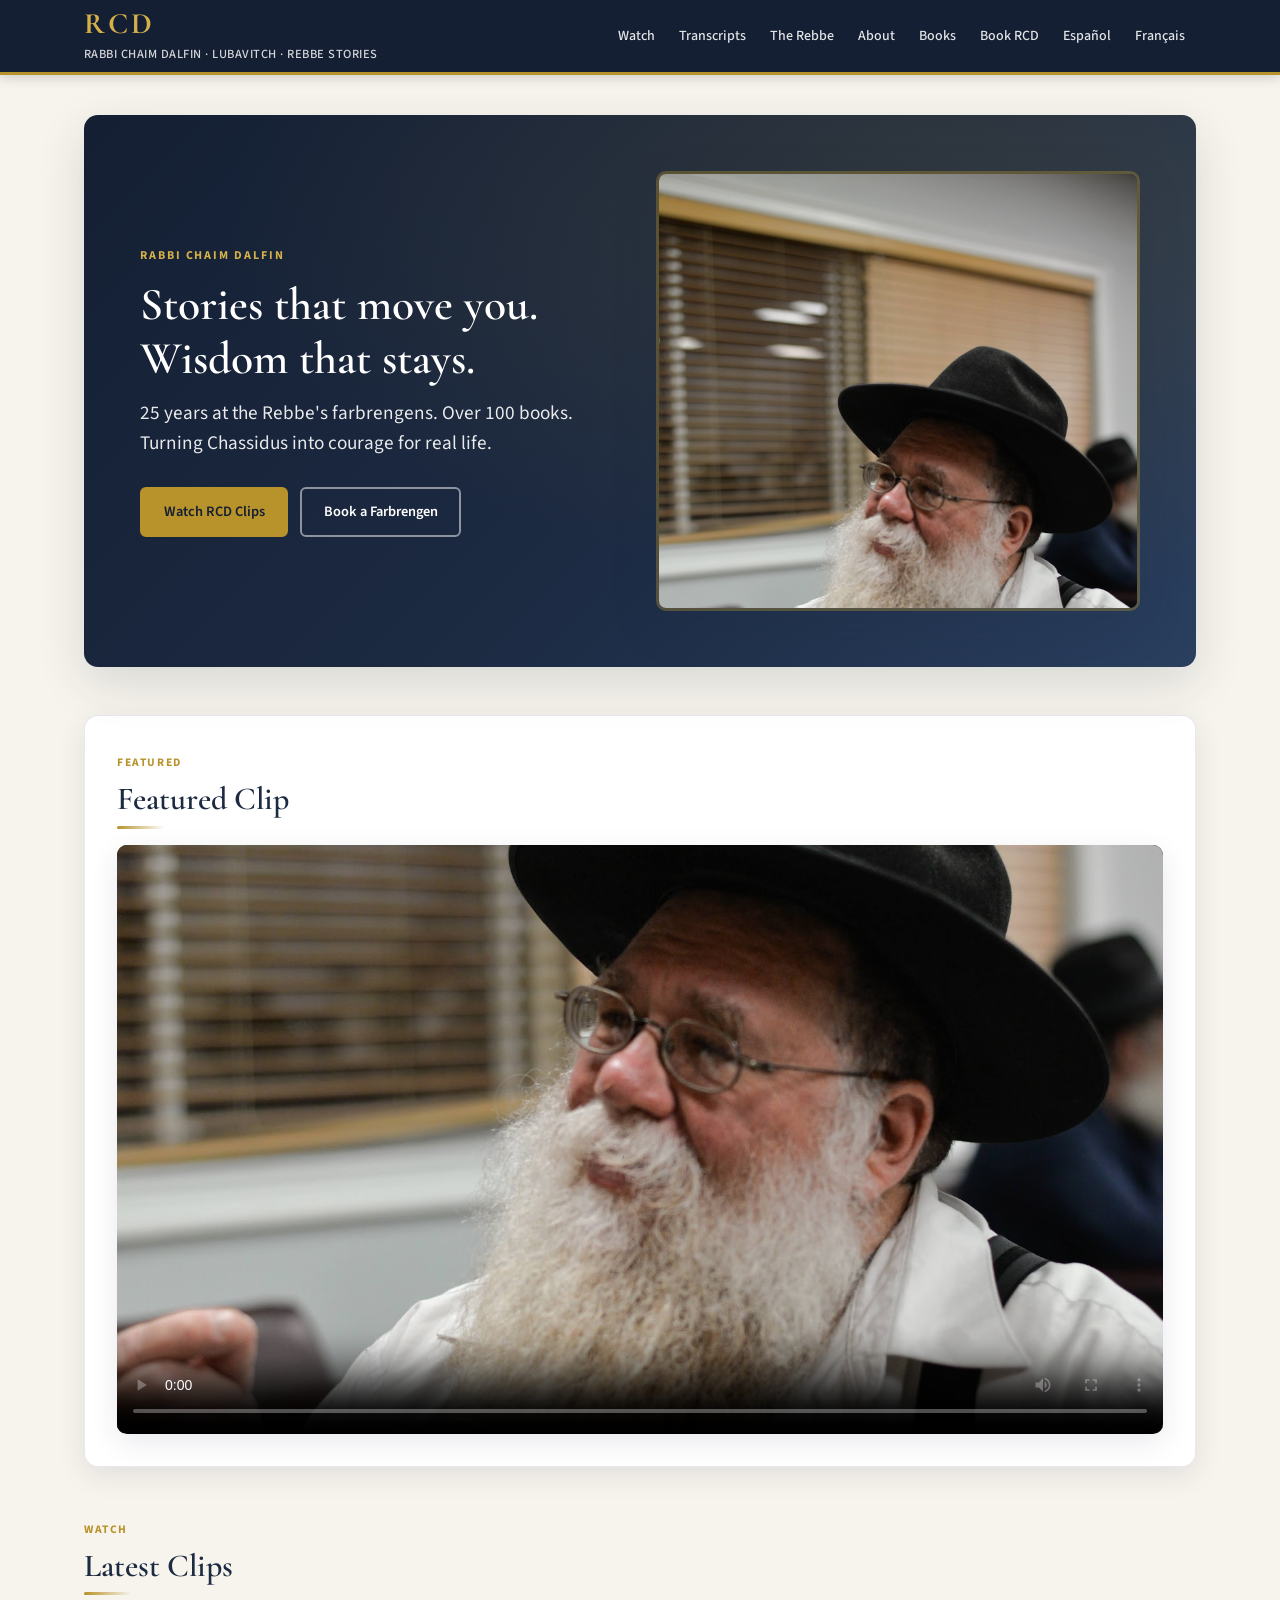
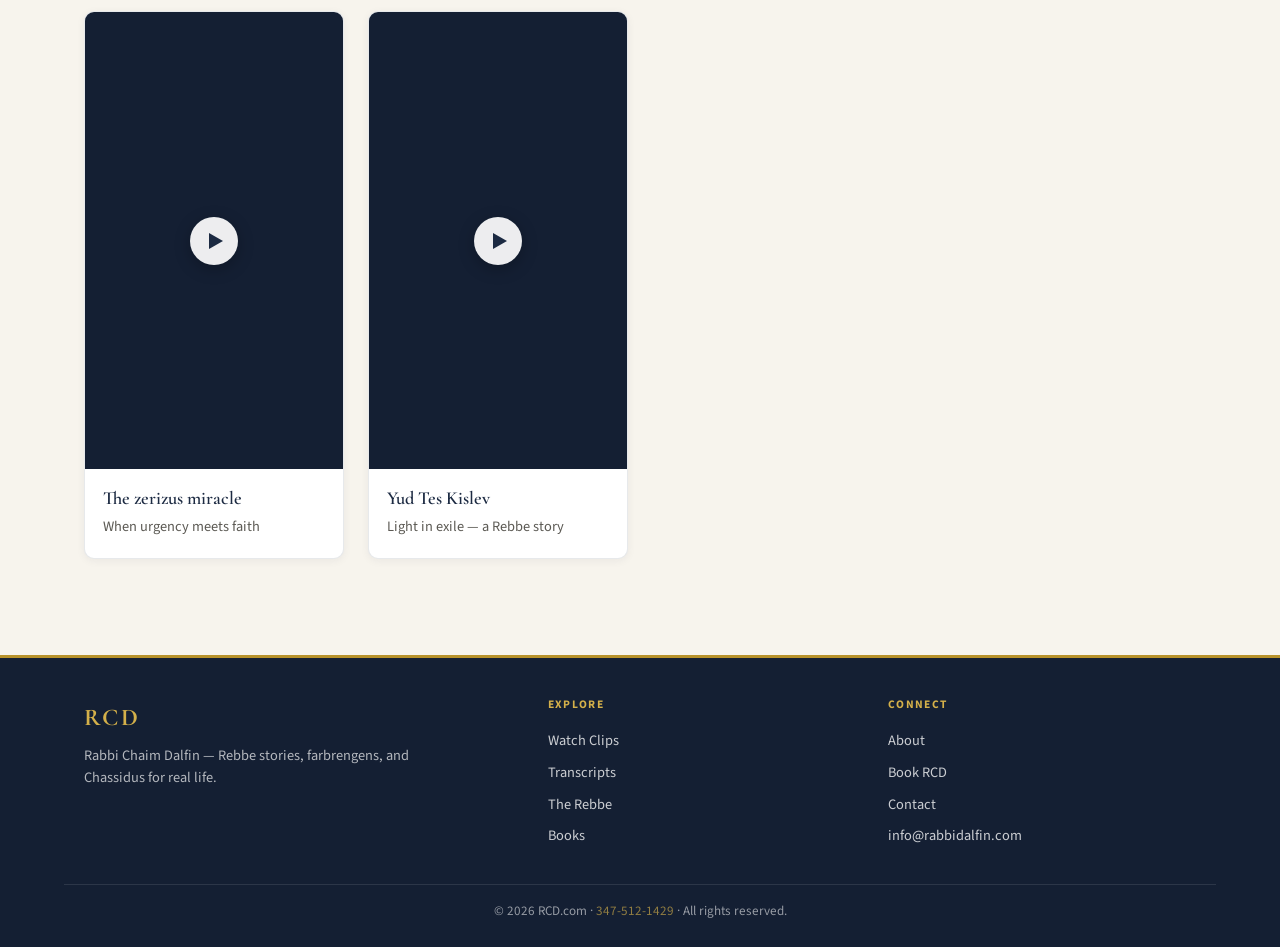
<file: index.html>
<!DOCTYPE html>
<html lang="en">
<head>
  <meta charset="UTF-8">
  <meta name="viewport" content="width=device-width, initial-scale=1">
  <title>RCD | Rabbi Chaim Dalfin — Lubavitch · Rebbe Stories</title>
  <meta name="description" content="Rebbe stories and Chassidus by Rabbi Chaim Dalfin. Watch clips, explore books, book a farbrengen.">
  <link rel="preconnect" href="https://fonts.googleapis.com">
  <link rel="preconnect" href="https://fonts.gstatic.com" crossorigin>
  <link rel="stylesheet" href="/styles.css">
</head>
<body data-page="home">
  <header class="site-header">
    <div class="wrap header-inner">
      <div class="header-brand">
        <a class="logo" href="/">RCD</a>
        <p class="tagline">Rabbi Chaim Dalfin · Lubavitch · Rebbe Stories</p>
      </div>
      <button class="nav-toggle" type="button" aria-label="Toggle navigation" aria-expanded="false">
        <span></span><span></span><span></span>
      </button>
      <nav class="site-nav">
        <a href="/watch.html">Watch</a>
        <a href="/transcripts.html">Transcripts</a>
        <a href="/rebbe.html">The Rebbe</a>
        <a href="/about.html">About</a>
        <a href="/books.html">Books</a>
        <a href="/book.html">Book RCD</a>
        <a href="/es.html">Español</a>
        <a href="/fr.html">Français</a>
      </nav>
    </div>
  </header>
  <main class="wrap">
    <section class="page-hero home-hero has-portrait">
      <div class="page-hero-inner">
        <p class="hero-eyebrow">Rabbi Chaim Dalfin</p>
        <h1>Stories that move you. Wisdom that stays.</h1>
        <p class="lead">25 years at the Rebbe&apos;s farbrengens. Over 100 books. Turning Chassidus into courage for real life.</p>
        <div class="cta-row">
          <a class="btn primary" href="/watch.html">Watch RCD Clips</a>
          <a class="btn" href="/book.html">Book a Farbrengen</a>
        </div>
      </div>
      <img class="hero-portrait" data-hero-portrait src="" alt="Rabbi Chaim Dalfin">
    </section>
    <section>
      <span class="section-label">Featured</span>
      <h2>Featured Clip</h2>
      <div data-featured-player></div>
    </section>
    <section>
      <span class="section-label">Watch</span>
      <h2>Latest Clips</h2>
      <div class="clip-grid" data-clip-grid></div>
    </section>
  </main>
  <footer class="site-footer">
    <div class="wrap footer-grid">
      <div class="footer-brand">
        <span class="logo-footer">RCD</span>
        <p>Rabbi Chaim Dalfin — Rebbe stories, farbrengens, and Chassidus for real life.</p>
      </div>
      <div class="footer-col">
        <h4>Explore</h4>
        <a href="/watch.html">Watch Clips</a>
        <a href="/transcripts.html">Transcripts</a>
        <a href="/rebbe.html">The Rebbe</a>
        <a href="/books.html">Books</a>
      </div>
      <div class="footer-col">
        <h4>Connect</h4>
        <a href="/about.html">About</a>
        <a href="/book.html">Book RCD</a>
        <a href="/contact.html">Contact</a>
        <a href="mailto:info@rabbidalfin.com">info@rabbidalfin.com</a>
      </div>
    </div>
    <div class="footer-bottom wrap">
      <p>© 2026 RCD.com · <a href="tel:+13475121429">347-512-1429</a> · All rights reserved.</p>
    </div>
  </footer>
  <script src="/app.js"></script>
</body>
</html>
</file>
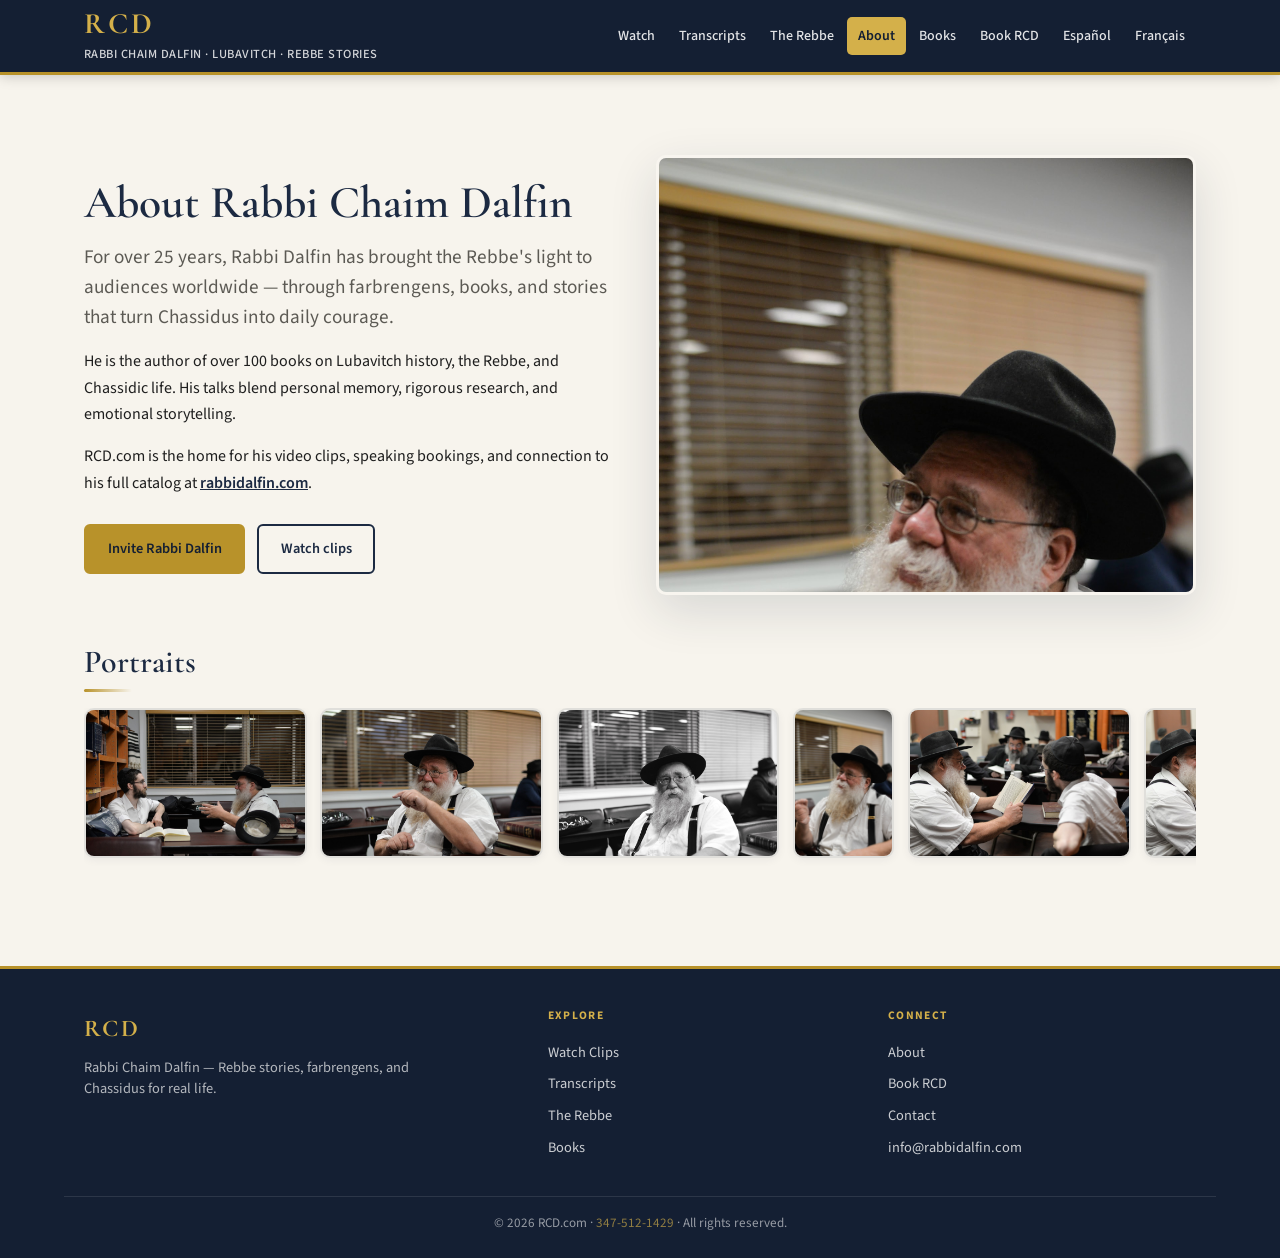
<file: about.html>
<!DOCTYPE html>
<html lang="en">
<head>
  <meta charset="UTF-8">
  <meta name="viewport" content="width=device-width, initial-scale=1">
  <title>RCD | About Rabbi Chaim Dalfin</title>
  <meta name="description" content="About Rabbi Chaim Dalfin — author, speaker, and Rebbe storyteller.">
  <link rel="preconnect" href="https://fonts.googleapis.com">
  <link rel="preconnect" href="https://fonts.gstatic.com" crossorigin>
  <link rel="stylesheet" href="/styles.css">
</head>
<body data-page="about">
  <header class="site-header">
    <div class="wrap header-inner">
      <div class="header-brand">
        <a class="logo" href="/">RCD</a>
      <p class="tagline">Rabbi Chaim Dalfin · Lubavitch · Rebbe Stories</p>
      </div>
      <button class="nav-toggle" type="button" aria-label="Toggle navigation" aria-expanded="false">
        <span></span><span></span><span></span>
      </button>
      <nav class="site-nav">
        <a href="/watch.html">Watch</a>
        <a href="/transcripts.html">Transcripts</a>
        <a href="/rebbe.html">The Rebbe</a>
        <a href="/about.html">About</a>
        <a href="/books.html">Books</a>
        <a href="/book.html">Book RCD</a>
        <a href="/es.html">Español</a>
        <a href="/fr.html">Français</a>
      </nav>
    </div>
  </header>
  <main class="wrap">
    <section class="hero has-portrait">
      <div class="prose">
        <h1>About Rabbi Chaim Dalfin</h1>
        <p class="lead">For over 25 years, Rabbi Dalfin has brought the Rebbe&apos;s light to audiences worldwide — through farbrengens, books, and stories that turn Chassidus into daily courage.</p>
        <p>He is the author of over 100 books on Lubavitch history, the Rebbe, and Chassidic life. His talks blend personal memory, rigorous research, and emotional storytelling.</p>
        <p>RCD.com is the home for his video clips, speaking bookings, and connection to his full catalog at <a href="https://www.rabbidalfin.com" target="_blank" rel="noopener">rabbidalfin.com</a>.</p>
        <div class="cta-row">
          <a class="btn primary" href="/book.html">Invite Rabbi Dalfin</a>
          <a class="btn" href="/watch.html">Watch clips</a>
        </div>
      </div>
      <img class="hero-portrait" data-hero-portrait src="" alt="Rabbi Chaim Dalfin">
    </section>
    <section>
      <h2>Portraits</h2>
      <div class="portrait-strip" data-portrait-strip></div>
    </section>
  </main>
  <footer class="site-footer">
    <div class="wrap footer-grid">
      <div class="footer-brand">
        <span class="logo-footer">RCD</span>
        <p>Rabbi Chaim Dalfin — Rebbe stories, farbrengens, and Chassidus for real life.</p>
      </div>
      <div class="footer-col">
        <h4>Explore</h4>
        <a href="/watch.html">Watch Clips</a>
        <a href="/transcripts.html">Transcripts</a>
        <a href="/rebbe.html">The Rebbe</a>
        <a href="/books.html">Books</a>
      </div>
      <div class="footer-col">
        <h4>Connect</h4>
        <a href="/about.html">About</a>
        <a href="/book.html">Book RCD</a>
        <a href="/contact.html">Contact</a>
        <a href="mailto:info@rabbidalfin.com">info@rabbidalfin.com</a>
      </div>
    </div>
    <div class="footer-bottom wrap">
      <p>© 2026 RCD.com · <a href="tel:+13475121429">347-512-1429</a> · All rights reserved.</p>
    </div>
  </footer>
  <script src="/app.js"></script>
</body>
</html>
</file>
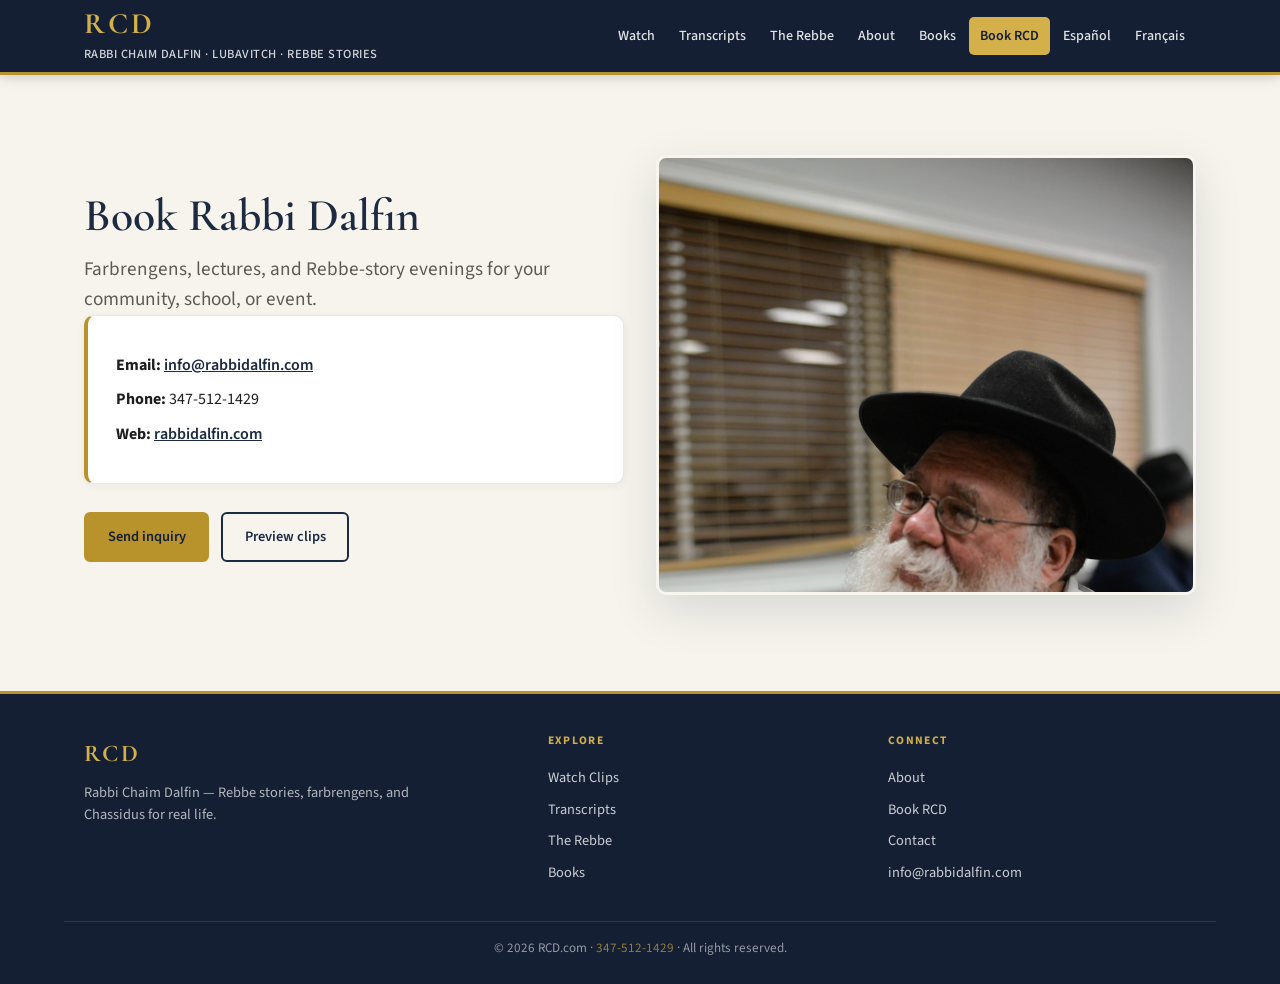
<file: book.html>
<!DOCTYPE html>
<html lang="en">
<head>
  <meta charset="UTF-8">
  <meta name="viewport" content="width=device-width, initial-scale=1">
  <title>RCD | Book Rabbi Dalfin</title>
  <meta name="description" content="Invite Rabbi Chaim Dalfin for a farbrengen, lecture, or community visit.">
  <link rel="preconnect" href="https://fonts.googleapis.com">
  <link rel="preconnect" href="https://fonts.gstatic.com" crossorigin>
  <link rel="stylesheet" href="/styles.css">
</head>
<body data-page="book">
  <header class="site-header">
    <div class="wrap header-inner">
      <div class="header-brand">
        <a class="logo" href="/">RCD</a>
      <p class="tagline">Rabbi Chaim Dalfin · Lubavitch · Rebbe Stories</p>
      </div>
      <button class="nav-toggle" type="button" aria-label="Toggle navigation" aria-expanded="false">
        <span></span><span></span><span></span>
      </button>
      <nav class="site-nav">
        <a href="/watch.html">Watch</a>
        <a href="/transcripts.html">Transcripts</a>
        <a href="/rebbe.html">The Rebbe</a>
        <a href="/about.html">About</a>
        <a href="/books.html">Books</a>
        <a href="/book.html">Book RCD</a>
        <a href="/es.html">Español</a>
        <a href="/fr.html">Français</a>
      </nav>
    </div>
  </header>
  <main class="wrap">
    <section class="hero has-portrait">
      <div>
        <h1>Book Rabbi Dalfin</h1>
        <p class="lead">Farbrengens, lectures, and Rebbe-story evenings for your community, school, or event.</p>
        <div class="contact-box">
          <p><strong>Email:</strong> <a href="mailto:info@rabbidalfin.com">info@rabbidalfin.com</a></p>
          <p><strong>Phone:</strong> 347-512-1429</p>
          <p><strong>Web:</strong> <a href="https://www.rabbidalfin.com" target="_blank" rel="noopener">rabbidalfin.com</a></p>
        </div>
        <div class="cta-row">
          <a class="btn primary" href="mailto:info@rabbidalfin.com?subject=Book%20Rabbi%20Dalfin">Send inquiry</a>
          <a class="btn" href="/watch.html">Preview clips</a>
        </div>
      </div>
      <img class="hero-portrait" data-hero-portrait src="" alt="Rabbi Chaim Dalfin">
    </section>
  </main>
  <footer class="site-footer">
    <div class="wrap footer-grid">
      <div class="footer-brand">
        <span class="logo-footer">RCD</span>
        <p>Rabbi Chaim Dalfin — Rebbe stories, farbrengens, and Chassidus for real life.</p>
      </div>
      <div class="footer-col">
        <h4>Explore</h4>
        <a href="/watch.html">Watch Clips</a>
        <a href="/transcripts.html">Transcripts</a>
        <a href="/rebbe.html">The Rebbe</a>
        <a href="/books.html">Books</a>
      </div>
      <div class="footer-col">
        <h4>Connect</h4>
        <a href="/about.html">About</a>
        <a href="/book.html">Book RCD</a>
        <a href="/contact.html">Contact</a>
        <a href="mailto:info@rabbidalfin.com">info@rabbidalfin.com</a>
      </div>
    </div>
    <div class="footer-bottom wrap">
      <p>© 2026 RCD.com · <a href="tel:+13475121429">347-512-1429</a> · All rights reserved.</p>
    </div>
  </footer>
  <script src="/app.js"></script>
</body>
</html>
</file>
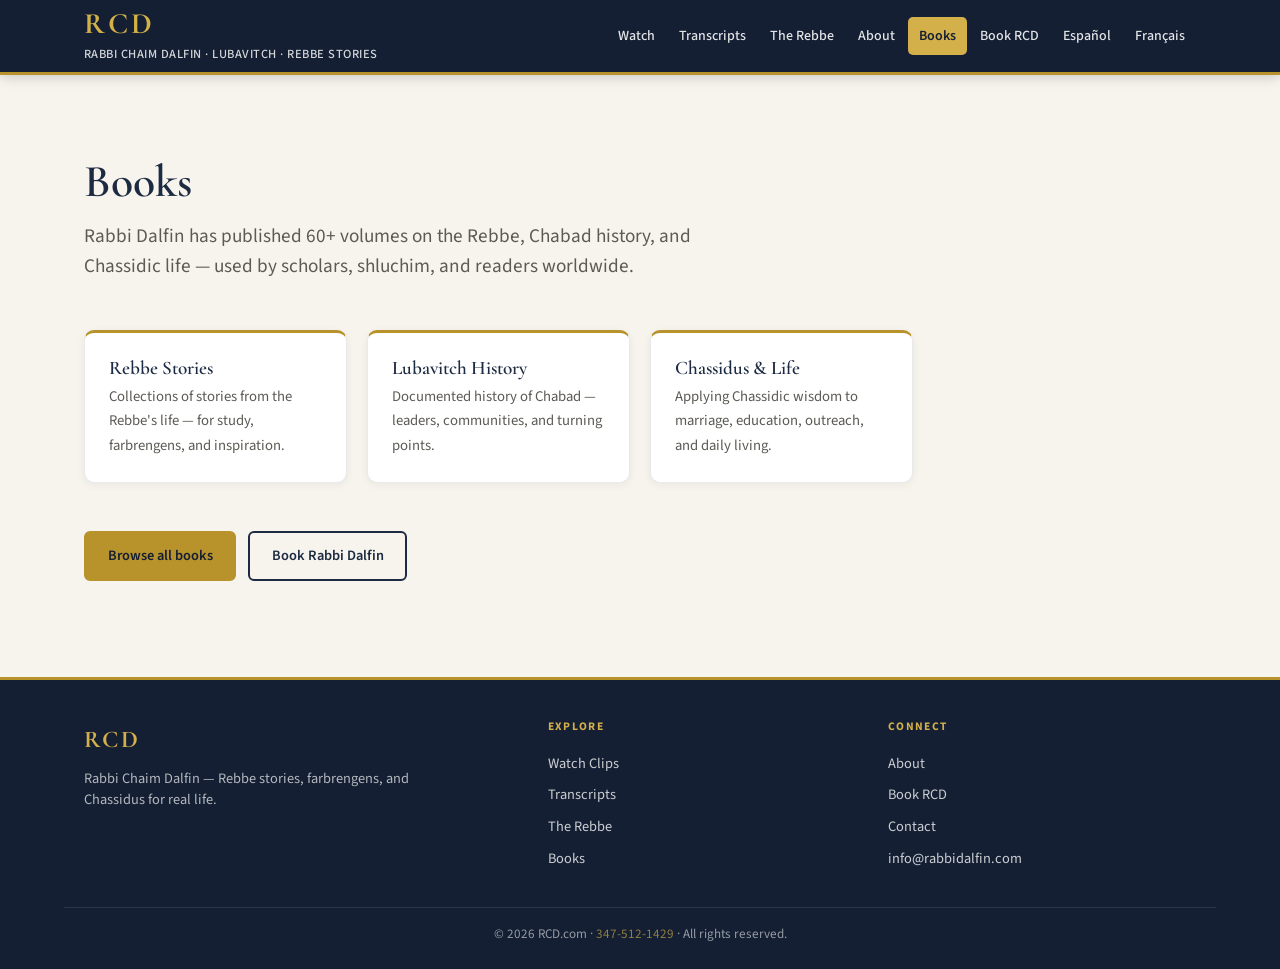
<file: books.html>
<!DOCTYPE html>
<html lang="en">
<head>
  <meta charset="UTF-8">
  <meta name="viewport" content="width=device-width, initial-scale=1">
  <title>RCD | Books — Rabbi Chaim Dalfin</title>
  <meta name="description" content="60+ books by Rabbi Chaim Dalfin on the Rebbe, Lubavitch, and Chassidus.">
  <link rel="preconnect" href="https://fonts.googleapis.com">
  <link rel="preconnect" href="https://fonts.gstatic.com" crossorigin>
  <link rel="stylesheet" href="/styles.css">
</head>
<body data-page="books">
  <header class="site-header">
    <div class="wrap header-inner">
      <div class="header-brand">
        <a class="logo" href="/">RCD</a>
      <p class="tagline">Rabbi Chaim Dalfin · Lubavitch · Rebbe Stories</p>
      </div>
      <button class="nav-toggle" type="button" aria-label="Toggle navigation" aria-expanded="false">
        <span></span><span></span><span></span>
      </button>
      <nav class="site-nav">
        <a href="/watch.html">Watch</a>
        <a href="/transcripts.html">Transcripts</a>
        <a href="/rebbe.html">The Rebbe</a>
        <a href="/about.html">About</a>
        <a href="/books.html">Books</a>
        <a href="/book.html">Book RCD</a>
        <a href="/es.html">Español</a>
        <a href="/fr.html">Français</a>
      </nav>
    </div>
  </header>
  <main class="wrap">
    <section class="prose">
      <h1>Books</h1>
      <p class="lead">Rabbi Dalfin has published 60+ volumes on the Rebbe, Chabad history, and Chassidic life — used by scholars, shluchim, and readers worldwide.</p>
    </section>
    <section class="book-grid">
      <div class="book-card">
        <h3>Rebbe Stories</h3>
        <p>Collections of stories from the Rebbe&apos;s life — for study, farbrengens, and inspiration.</p>
      </div>
      <div class="book-card">
        <h3>Lubavitch History</h3>
        <p>Documented history of Chabad — leaders, communities, and turning points.</p>
      </div>
      <div class="book-card">
        <h3>Chassidus &amp; Life</h3>
        <p>Applying Chassidic wisdom to marriage, education, outreach, and daily living.</p>
      </div>
    </section>
    <section>
      <div class="cta-row">
        <a class="btn primary" href="https://www.rabbidalfin.com" target="_blank" rel="noopener">Browse all books</a>
        <a class="btn" href="/book.html">Book Rabbi Dalfin</a>
      </div>
    </section>
  </main>
  <footer class="site-footer">
    <div class="wrap footer-grid">
      <div class="footer-brand">
        <span class="logo-footer">RCD</span>
        <p>Rabbi Chaim Dalfin — Rebbe stories, farbrengens, and Chassidus for real life.</p>
      </div>
      <div class="footer-col">
        <h4>Explore</h4>
        <a href="/watch.html">Watch Clips</a>
        <a href="/transcripts.html">Transcripts</a>
        <a href="/rebbe.html">The Rebbe</a>
        <a href="/books.html">Books</a>
      </div>
      <div class="footer-col">
        <h4>Connect</h4>
        <a href="/about.html">About</a>
        <a href="/book.html">Book RCD</a>
        <a href="/contact.html">Contact</a>
        <a href="mailto:info@rabbidalfin.com">info@rabbidalfin.com</a>
      </div>
    </div>
    <div class="footer-bottom wrap">
      <p>© 2026 RCD.com · <a href="tel:+13475121429">347-512-1429</a> · All rights reserved.</p>
    </div>
  </footer>
  <script src="/app.js"></script>
</body>
</html>
</file>
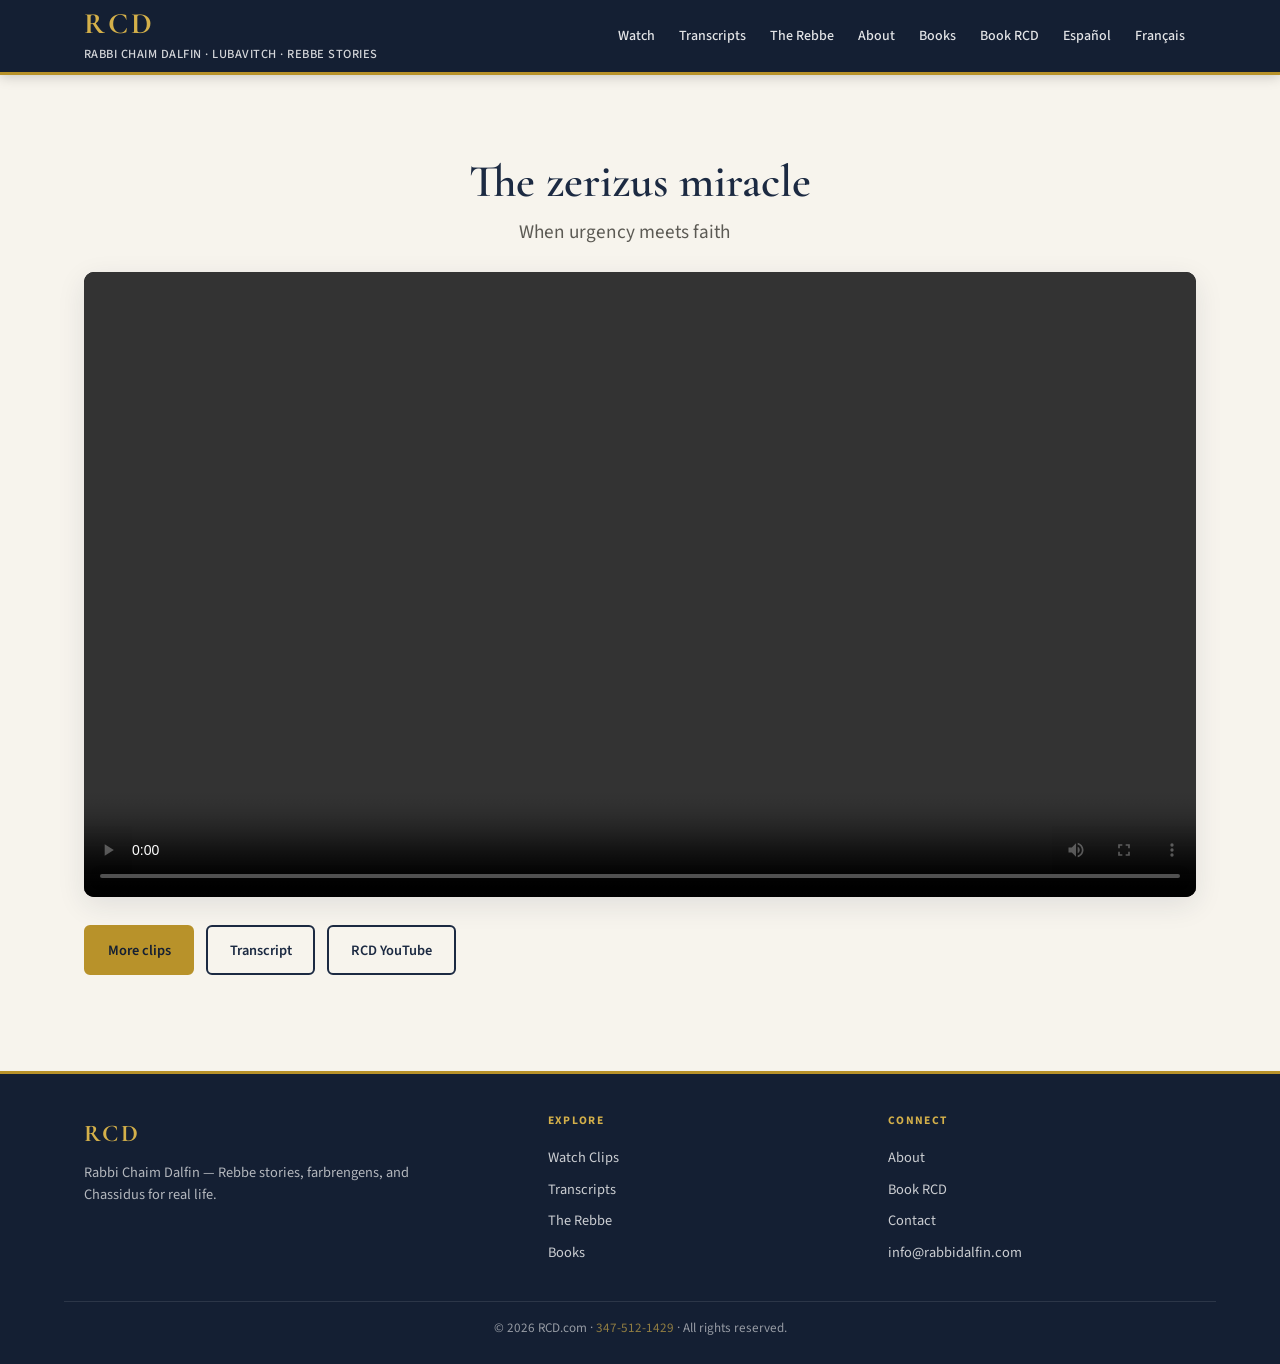
<file: clip.html>
<!DOCTYPE html>
<html lang="en">
<head>
  <meta charset="UTF-8">
  <meta name="viewport" content="width=device-width, initial-scale=1">
  <title>RCD | Clip</title>
  <meta name="description" content="Watch a Rebbe story clip by Rabbi Chaim Dalfin.">
  <link rel="preconnect" href="https://fonts.googleapis.com">
  <link rel="preconnect" href="https://fonts.gstatic.com" crossorigin>
  <link rel="stylesheet" href="/styles.css">
</head>
<body data-page="clip">
  <header class="site-header">
    <div class="wrap header-inner">
      <div class="header-brand">
        <a class="logo" href="/">RCD</a>
      <p class="tagline">Rabbi Chaim Dalfin · Lubavitch · Rebbe Stories</p>
      </div>
      <button class="nav-toggle" type="button" aria-label="Toggle navigation" aria-expanded="false">
        <span></span><span></span><span></span>
      </button>
      <nav class="site-nav">
        <a href="/watch.html">Watch</a>
        <a href="/transcripts.html">Transcripts</a>
        <a href="/rebbe.html">The Rebbe</a>
        <a href="/about.html">About</a>
        <a href="/books.html">Books</a>
        <a href="/book.html">Book RCD</a>
        <a href="/es.html">Español</a>
        <a href="/fr.html">Français</a>
      </nav>
    </div>
  </header>
  <main class="wrap">
    <section data-clip-player></section>
  </main>
  <footer class="site-footer">
    <div class="wrap footer-grid">
      <div class="footer-brand">
        <span class="logo-footer">RCD</span>
        <p>Rabbi Chaim Dalfin — Rebbe stories, farbrengens, and Chassidus for real life.</p>
      </div>
      <div class="footer-col">
        <h4>Explore</h4>
        <a href="/watch.html">Watch Clips</a>
        <a href="/transcripts.html">Transcripts</a>
        <a href="/rebbe.html">The Rebbe</a>
        <a href="/books.html">Books</a>
      </div>
      <div class="footer-col">
        <h4>Connect</h4>
        <a href="/about.html">About</a>
        <a href="/book.html">Book RCD</a>
        <a href="/contact.html">Contact</a>
        <a href="mailto:info@rabbidalfin.com">info@rabbidalfin.com</a>
      </div>
    </div>
    <div class="footer-bottom wrap">
      <p>© 2026 RCD.com · <a href="tel:+13475121429">347-512-1429</a> · All rights reserved.</p>
    </div>
  </footer>
  <script src="/app.js"></script>
</body>
</html>
</file>
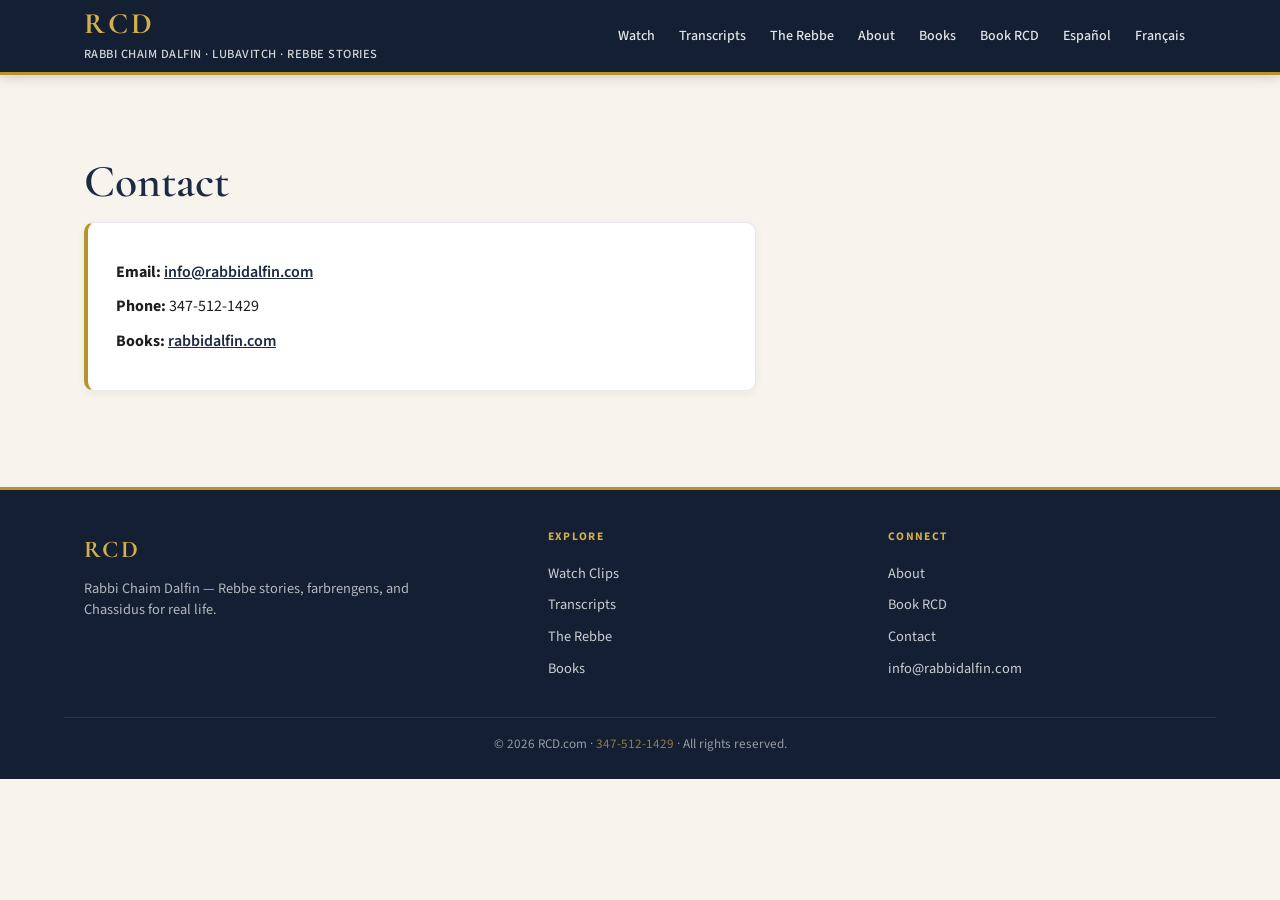
<file: contact.html>
<!DOCTYPE html>
<html lang="en">
<head>
  <meta charset="UTF-8">
  <meta name="viewport" content="width=device-width, initial-scale=1">
  <title>RCD | Contact</title>
  <meta name="description" content="Contact Rabbi Chaim Dalfin — info@rabbidalfin.com · 347-512-1429">
  <link rel="preconnect" href="https://fonts.googleapis.com">
  <link rel="preconnect" href="https://fonts.gstatic.com" crossorigin>
  <link rel="stylesheet" href="/styles.css">
</head>
<body data-page="contact">
  <header class="site-header">
    <div class="wrap header-inner">
      <div class="header-brand">
        <a class="logo" href="/">RCD</a>
      <p class="tagline">Rabbi Chaim Dalfin · Lubavitch · Rebbe Stories</p>
      </div>
      <button class="nav-toggle" type="button" aria-label="Toggle navigation" aria-expanded="false">
        <span></span><span></span><span></span>
      </button>
      <nav class="site-nav">
        <a href="/watch.html">Watch</a>
        <a href="/transcripts.html">Transcripts</a>
        <a href="/rebbe.html">The Rebbe</a>
        <a href="/about.html">About</a>
        <a href="/books.html">Books</a>
        <a href="/book.html">Book RCD</a>
        <a href="/es.html">Español</a>
        <a href="/fr.html">Français</a>
      </nav>
    </div>
  </header>
  <main class="wrap">
    <section class="prose">
      <h1>Contact</h1>
      <div class="contact-box">
        <p><strong>Email:</strong> <a href="mailto:info@rabbidalfin.com">info@rabbidalfin.com</a></p>
        <p><strong>Phone:</strong> 347-512-1429</p>
        <p><strong>Books:</strong> <a href="https://www.rabbidalfin.com" target="_blank" rel="noopener">rabbidalfin.com</a></p>
      </div>
    </section>
  </main>
  <footer class="site-footer">
    <div class="wrap footer-grid">
      <div class="footer-brand">
        <span class="logo-footer">RCD</span>
        <p>Rabbi Chaim Dalfin — Rebbe stories, farbrengens, and Chassidus for real life.</p>
      </div>
      <div class="footer-col">
        <h4>Explore</h4>
        <a href="/watch.html">Watch Clips</a>
        <a href="/transcripts.html">Transcripts</a>
        <a href="/rebbe.html">The Rebbe</a>
        <a href="/books.html">Books</a>
      </div>
      <div class="footer-col">
        <h4>Connect</h4>
        <a href="/about.html">About</a>
        <a href="/book.html">Book RCD</a>
        <a href="/contact.html">Contact</a>
        <a href="mailto:info@rabbidalfin.com">info@rabbidalfin.com</a>
      </div>
    </div>
    <div class="footer-bottom wrap">
      <p>© 2026 RCD.com · <a href="tel:+13475121429">347-512-1429</a> · All rights reserved.</p>
    </div>
  </footer>
  <script src="/app.js"></script>
</body>
</html>
</file>
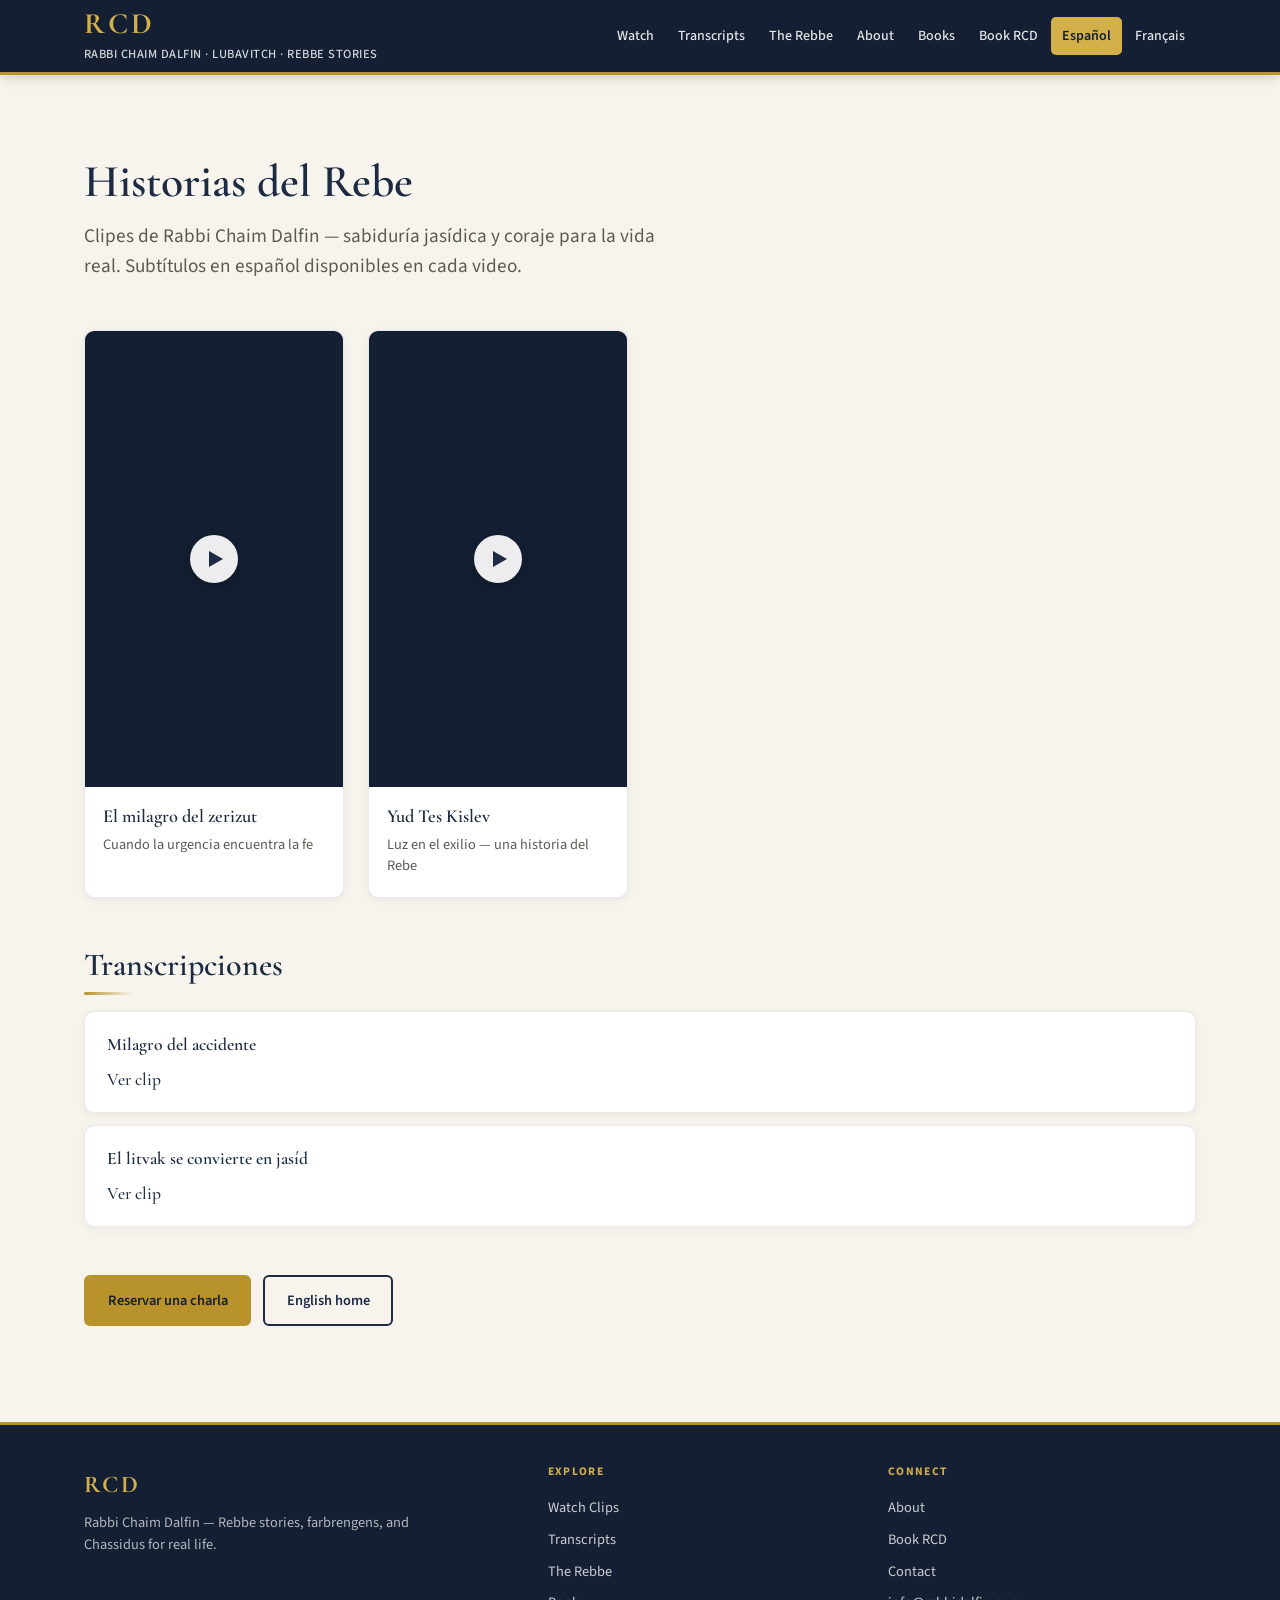
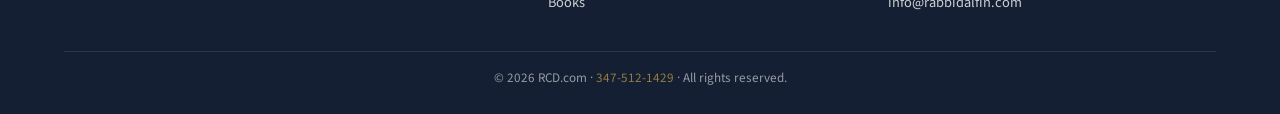
<file: es.html>
<!DOCTYPE html>
<html lang="es">
<head>
  <meta charset="UTF-8">
  <meta name="viewport" content="width=device-width, initial-scale=1">
  <title>RCD | Historias del Rebe — Rabbi Chaim Dalfin</title>
  <meta name="description" content="Historias del Rebe y clipes de Rabbi Chaim Dalfin en español.">
  <link rel="preconnect" href="https://fonts.googleapis.com">
  <link rel="preconnect" href="https://fonts.gstatic.com" crossorigin>
  <link rel="stylesheet" href="/styles.css">
</head>
<body data-page="es">
  <header class="site-header">
    <div class="wrap header-inner">
      <div class="header-brand">
        <a class="logo" href="/">RCD</a>
      <p class="tagline">Rabbi Chaim Dalfin · Lubavitch · Rebbe Stories</p>
      </div>
      <button class="nav-toggle" type="button" aria-label="Toggle navigation" aria-expanded="false">
        <span></span><span></span><span></span>
      </button>
      <nav class="site-nav">
        <a href="/watch.html">Watch</a>
        <a href="/transcripts.html">Transcripts</a>
        <a href="/rebbe.html">The Rebbe</a>
        <a href="/about.html">About</a>
        <a href="/books.html">Books</a>
        <a href="/book.html">Book RCD</a>
        <a href="/es.html">Español</a>
        <a href="/fr.html">Français</a>
      </nav>
    </div>
  </header>
  <main class="wrap">
    <section class="prose">
      <h1>Historias del Rebe</h1>
      <p class="lead">Clipes de Rabbi Chaim Dalfin — sabiduría jasídica y coraje para la vida real. Subtítulos en español disponibles en cada video.</p>
    </section>
    <section>
      <div class="clip-grid" data-lang-clips></div>
    </section>
    <section data-lang-transcripts></section>
    <section>
      <div class="cta-row">
        <a class="btn primary" href="/book.html">Reservar una charla</a>
        <a class="btn" href="/">English home</a>
      </div>
    </section>
  </main>
  <footer class="site-footer">
    <div class="wrap footer-grid">
      <div class="footer-brand">
        <span class="logo-footer">RCD</span>
        <p>Rabbi Chaim Dalfin — Rebbe stories, farbrengens, and Chassidus for real life.</p>
      </div>
      <div class="footer-col">
        <h4>Explore</h4>
        <a href="/watch.html">Watch Clips</a>
        <a href="/transcripts.html">Transcripts</a>
        <a href="/rebbe.html">The Rebbe</a>
        <a href="/books.html">Books</a>
      </div>
      <div class="footer-col">
        <h4>Connect</h4>
        <a href="/about.html">About</a>
        <a href="/book.html">Book RCD</a>
        <a href="/contact.html">Contact</a>
        <a href="mailto:info@rabbidalfin.com">info@rabbidalfin.com</a>
      </div>
    </div>
    <div class="footer-bottom wrap">
      <p>© 2026 RCD.com · <a href="tel:+13475121429">347-512-1429</a> · All rights reserved.</p>
    </div>
  </footer>
  <script src="/app.js"></script>
</body>
</html>
</file>
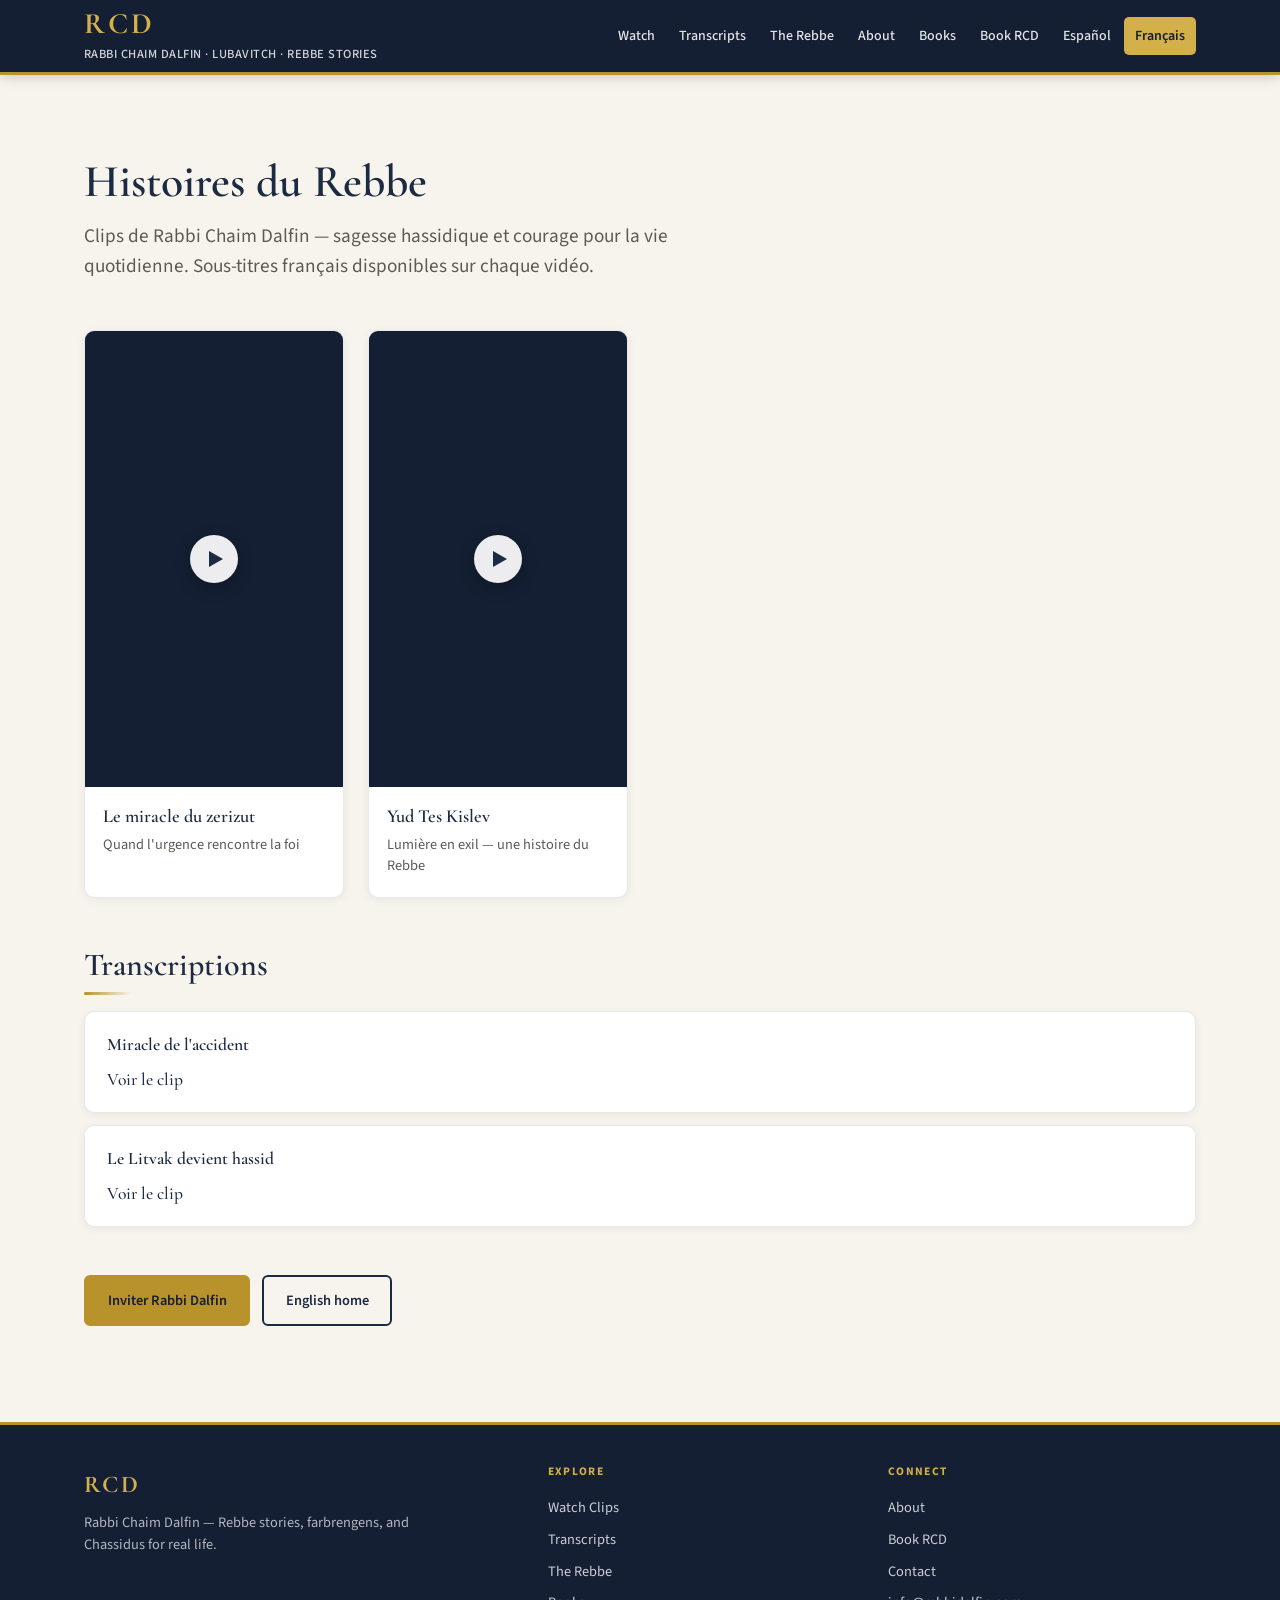
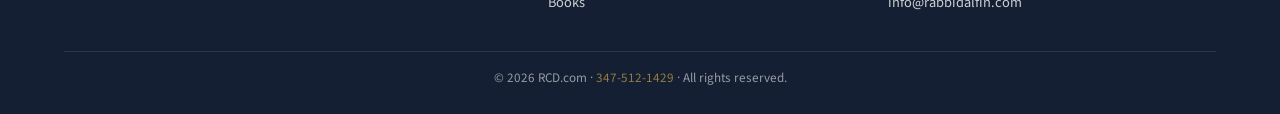
<file: fr.html>
<!DOCTYPE html>
<html lang="fr">
<head>
  <meta charset="UTF-8">
  <meta name="viewport" content="width=device-width, initial-scale=1">
  <title>RCD | Histoires du Rebbe — Rabbi Chaim Dalfin</title>
  <meta name="description" content="Histoires du Rebbe et clips de Rabbi Chaim Dalfin en français.">
  <link rel="preconnect" href="https://fonts.googleapis.com">
  <link rel="preconnect" href="https://fonts.gstatic.com" crossorigin>
  <link rel="stylesheet" href="/styles.css">
</head>
<body data-page="fr">
  <header class="site-header">
    <div class="wrap header-inner">
      <div class="header-brand">
        <a class="logo" href="/">RCD</a>
      <p class="tagline">Rabbi Chaim Dalfin · Lubavitch · Rebbe Stories</p>
      </div>
      <button class="nav-toggle" type="button" aria-label="Toggle navigation" aria-expanded="false">
        <span></span><span></span><span></span>
      </button>
      <nav class="site-nav">
        <a href="/watch.html">Watch</a>
        <a href="/transcripts.html">Transcripts</a>
        <a href="/rebbe.html">The Rebbe</a>
        <a href="/about.html">About</a>
        <a href="/books.html">Books</a>
        <a href="/book.html">Book RCD</a>
        <a href="/es.html">Español</a>
        <a href="/fr.html">Français</a>
      </nav>
    </div>
  </header>
  <main class="wrap">
    <section class="prose">
      <h1>Histoires du Rebbe</h1>
      <p class="lead">Clips de Rabbi Chaim Dalfin — sagesse hassidique et courage pour la vie quotidienne. Sous-titres français disponibles sur chaque vidéo.</p>
    </section>
    <section>
      <div class="clip-grid" data-lang-clips></div>
    </section>
    <section data-lang-transcripts></section>
    <section>
      <div class="cta-row">
        <a class="btn primary" href="/book.html">Inviter Rabbi Dalfin</a>
        <a class="btn" href="/">English home</a>
      </div>
    </section>
  </main>
  <footer class="site-footer">
    <div class="wrap footer-grid">
      <div class="footer-brand">
        <span class="logo-footer">RCD</span>
        <p>Rabbi Chaim Dalfin — Rebbe stories, farbrengens, and Chassidus for real life.</p>
      </div>
      <div class="footer-col">
        <h4>Explore</h4>
        <a href="/watch.html">Watch Clips</a>
        <a href="/transcripts.html">Transcripts</a>
        <a href="/rebbe.html">The Rebbe</a>
        <a href="/books.html">Books</a>
      </div>
      <div class="footer-col">
        <h4>Connect</h4>
        <a href="/about.html">About</a>
        <a href="/book.html">Book RCD</a>
        <a href="/contact.html">Contact</a>
        <a href="mailto:info@rabbidalfin.com">info@rabbidalfin.com</a>
      </div>
    </div>
    <div class="footer-bottom wrap">
      <p>© 2026 RCD.com · <a href="tel:+13475121429">347-512-1429</a> · All rights reserved.</p>
    </div>
  </footer>
  <script src="/app.js"></script>
</body>
</html>
</file>
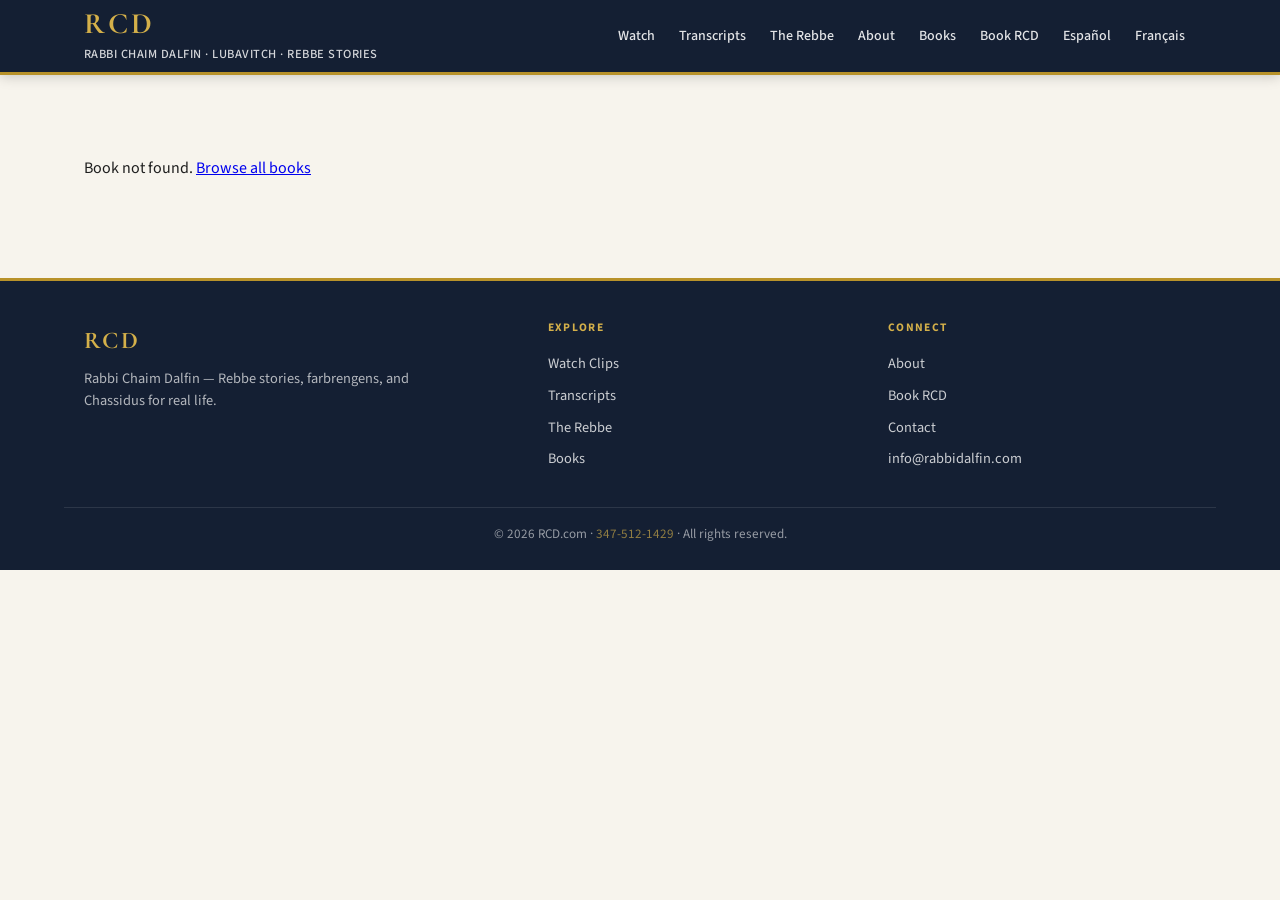
<file: product.html>
<!DOCTYPE html>
<html lang="en">
<head>
  <meta charset="UTF-8">
  <meta name="viewport" content="width=device-width, initial-scale=1">
  <title>RCD | Book</title>
  <meta name="description" content="Book details — Rabbi Chaim Dalfin">
  <link rel="preconnect" href="https://fonts.googleapis.com">
  <link rel="preconnect" href="https://fonts.gstatic.com" crossorigin>
  <link rel="stylesheet" href="/styles.css">
</head>
<body data-page="product">
  <header class="site-header">
    <div class="wrap header-inner">
      <div class="header-brand">
        <a class="logo" href="/">RCD</a>
        <p class="tagline">Rabbi Chaim Dalfin · Lubavitch · Rebbe Stories</p>
      </div>
      <button class="nav-toggle" type="button" aria-label="Toggle navigation" aria-expanded="false">
        <span></span><span></span><span></span>
      </button>
      <nav class="site-nav">
        <a href="/watch.html">Watch</a>
        <a href="/transcripts.html">Transcripts</a>
        <a href="/rebbe.html">The Rebbe</a>
        <a href="/about.html">About</a>
        <a href="/books.html">Books</a>
        <a href="/book.html">Book RCD</a>
        <a href="/es.html">Español</a>
        <a href="/fr.html">Français</a>
      </nav>
    </div>
  </header>
  <main class="wrap">
    <section data-product-detail></section>
  </main>
  <footer class="site-footer">
    <div class="wrap footer-grid">
      <div class="footer-brand">
        <span class="logo-footer">RCD</span>
        <p>Rabbi Chaim Dalfin — Rebbe stories, farbrengens, and Chassidus for real life.</p>
      </div>
      <div class="footer-col">
        <h4>Explore</h4>
        <a href="/watch.html">Watch Clips</a>
        <a href="/transcripts.html">Transcripts</a>
        <a href="/rebbe.html">The Rebbe</a>
        <a href="/books.html">Books</a>
      </div>
      <div class="footer-col">
        <h4>Connect</h4>
        <a href="/about.html">About</a>
        <a href="/book.html">Book RCD</a>
        <a href="/contact.html">Contact</a>
        <a href="mailto:info@rabbidalfin.com">info@rabbidalfin.com</a>
      </div>
    </div>
    <div class="footer-bottom wrap">
      <p>© 2026 RCD.com · <a href="tel:+13475121429">347-512-1429</a> · All rights reserved.</p>
    </div>
  </footer>
  <script src="/app.js"></script>
</body>
</html>
</file>
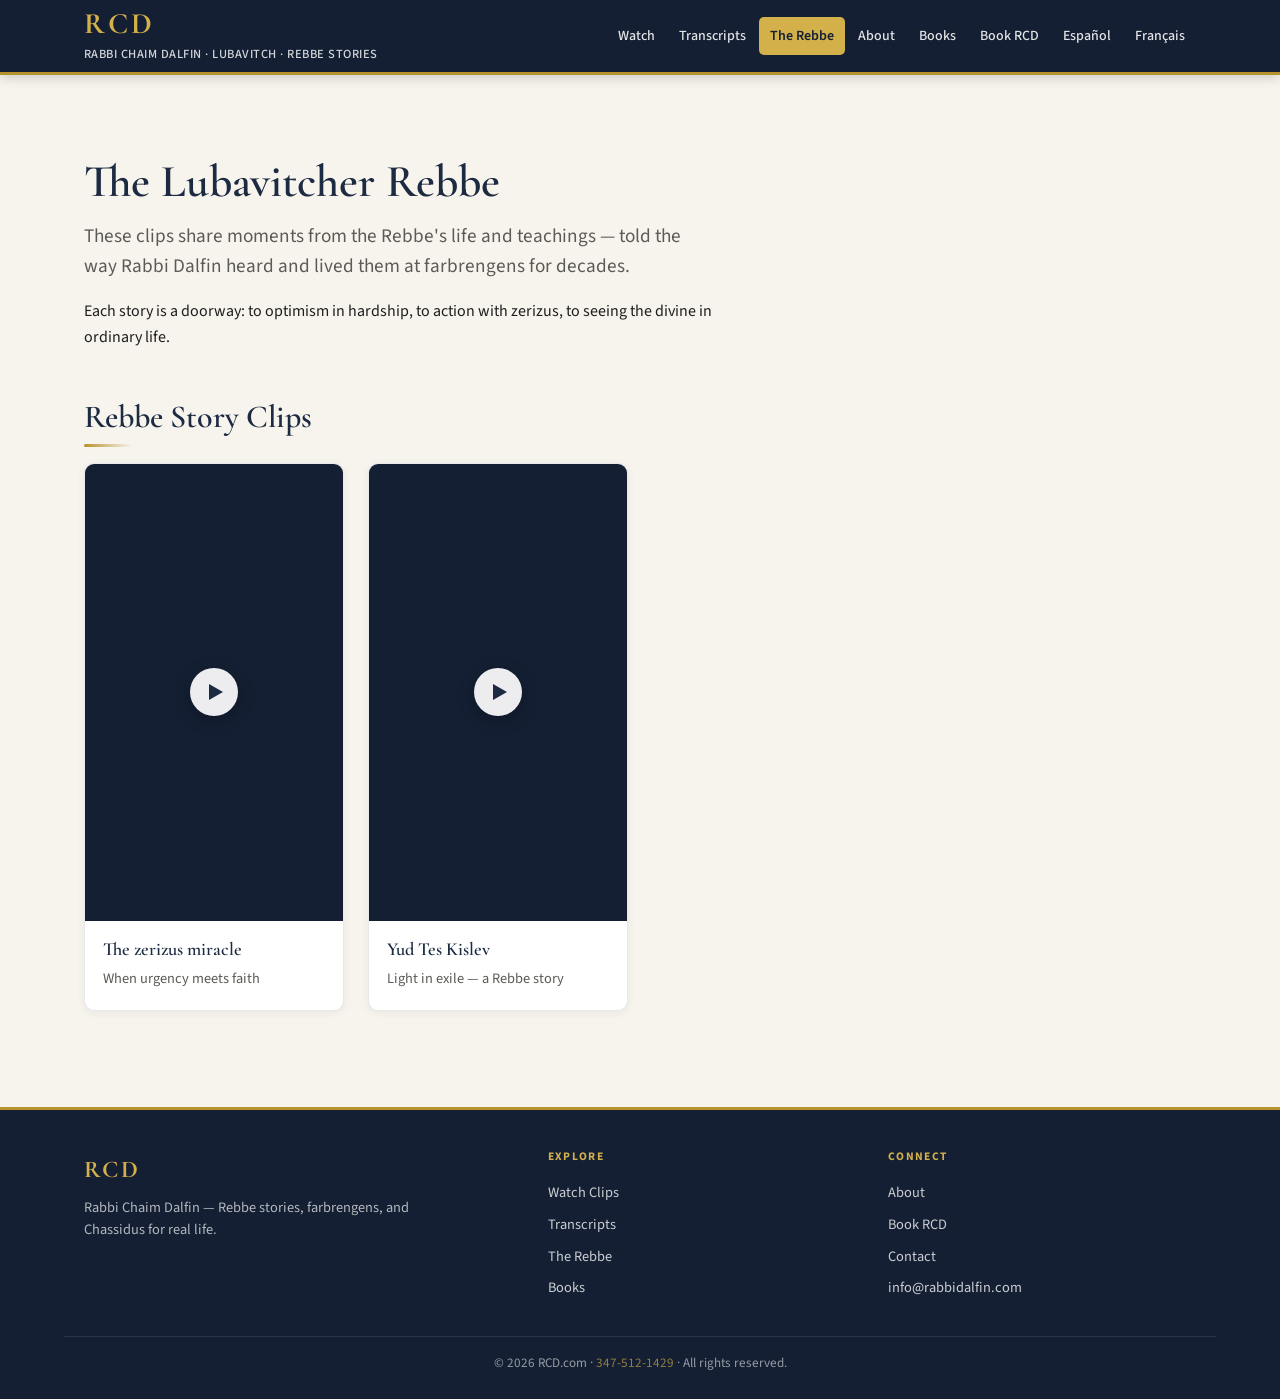
<file: rebbe.html>
<!DOCTYPE html>
<html lang="en">
<head>
  <meta charset="UTF-8">
  <meta name="viewport" content="width=device-width, initial-scale=1">
  <title>RCD | The Rebbe — Stories by Rabbi Dalfin</title>
  <meta name="description" content="Rebbe stories told by Rabbi Chaim Dalfin — wisdom, courage, and Chassidus for real life.">
  <link rel="preconnect" href="https://fonts.googleapis.com">
  <link rel="preconnect" href="https://fonts.gstatic.com" crossorigin>
  <link rel="stylesheet" href="/styles.css">
</head>
<body data-page="rebbe">
  <header class="site-header">
    <div class="wrap header-inner">
      <div class="header-brand">
        <a class="logo" href="/">RCD</a>
      <p class="tagline">Rabbi Chaim Dalfin · Lubavitch · Rebbe Stories</p>
      </div>
      <button class="nav-toggle" type="button" aria-label="Toggle navigation" aria-expanded="false">
        <span></span><span></span><span></span>
      </button>
      <nav class="site-nav">
        <a href="/watch.html">Watch</a>
        <a href="/transcripts.html">Transcripts</a>
        <a href="/rebbe.html">The Rebbe</a>
        <a href="/about.html">About</a>
        <a href="/books.html">Books</a>
        <a href="/book.html">Book RCD</a>
        <a href="/es.html">Español</a>
        <a href="/fr.html">Français</a>
      </nav>
    </div>
  </header>
  <main class="wrap">
    <section class="prose">
      <h1>The Lubavitcher Rebbe</h1>
      <p class="lead">These clips share moments from the Rebbe&apos;s life and teachings — told the way Rabbi Dalfin heard and lived them at farbrengens for decades.</p>
      <p>Each story is a doorway: to optimism in hardship, to action with zerizus, to seeing the divine in ordinary life.</p>
    </section>
    <section>
      <h2>Rebbe Story Clips</h2>
      <div class="clip-grid" data-rebbe-clips></div>
    </section>
  </main>
  <footer class="site-footer">
    <div class="wrap footer-grid">
      <div class="footer-brand">
        <span class="logo-footer">RCD</span>
        <p>Rabbi Chaim Dalfin — Rebbe stories, farbrengens, and Chassidus for real life.</p>
      </div>
      <div class="footer-col">
        <h4>Explore</h4>
        <a href="/watch.html">Watch Clips</a>
        <a href="/transcripts.html">Transcripts</a>
        <a href="/rebbe.html">The Rebbe</a>
        <a href="/books.html">Books</a>
      </div>
      <div class="footer-col">
        <h4>Connect</h4>
        <a href="/about.html">About</a>
        <a href="/book.html">Book RCD</a>
        <a href="/contact.html">Contact</a>
        <a href="mailto:info@rabbidalfin.com">info@rabbidalfin.com</a>
      </div>
    </div>
    <div class="footer-bottom wrap">
      <p>© 2026 RCD.com · <a href="tel:+13475121429">347-512-1429</a> · All rights reserved.</p>
    </div>
  </footer>
  <script src="/app.js"></script>
</body>
</html>
</file>
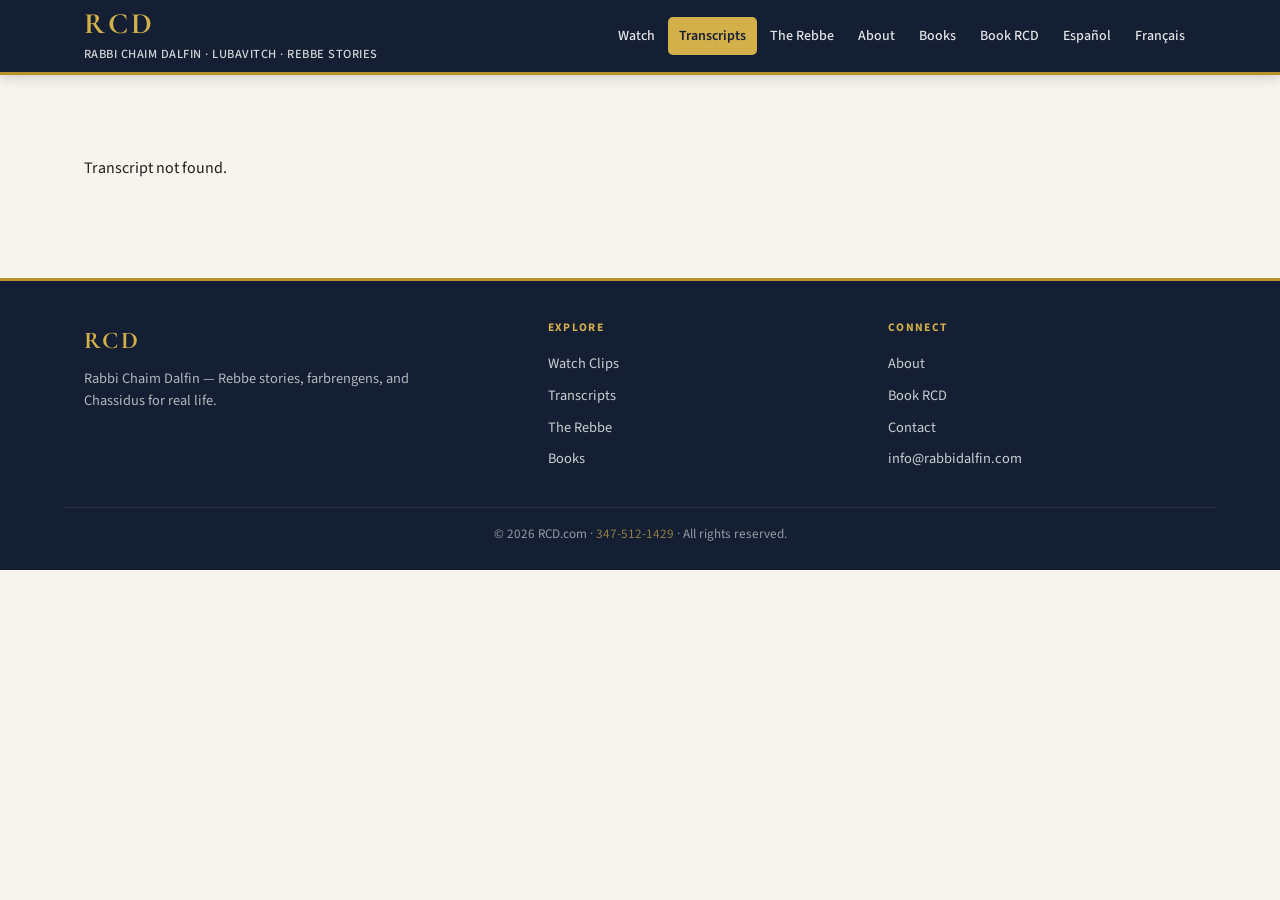
<file: transcript.html>
<!DOCTYPE html>
<html lang="en">
<head>
  <meta charset="UTF-8">
  <meta name="viewport" content="width=device-width, initial-scale=1">
  <title>RCD | Transcript</title>
  <meta name="description" content="Full transcript of a Rabbi Chaim Dalfin talk.">
  <link rel="preconnect" href="https://fonts.googleapis.com">
  <link rel="preconnect" href="https://fonts.gstatic.com" crossorigin>
  <link rel="stylesheet" href="/styles.css">
</head>
<body data-page="transcript">
  <header class="site-header">
    <div class="wrap header-inner">
      <div class="header-brand">
        <a class="logo" href="/">RCD</a>
      <p class="tagline">Rabbi Chaim Dalfin · Lubavitch · Rebbe Stories</p>
      </div>
      <button class="nav-toggle" type="button" aria-label="Toggle navigation" aria-expanded="false">
        <span></span><span></span><span></span>
      </button>
      <nav class="site-nav">
        <a href="/watch.html">Watch</a>
        <a href="/transcripts.html">Transcripts</a>
        <a href="/rebbe.html">The Rebbe</a>
        <a href="/about.html">About</a>
        <a href="/books.html">Books</a>
        <a href="/book.html">Book RCD</a>
        <a href="/es.html">Español</a>
        <a href="/fr.html">Français</a>
      </nav>
    </div>
  </header>
  <main class="wrap">
    <section class="prose" data-transcript-view></section>
  </main>
  <footer class="site-footer">
    <div class="wrap footer-grid">
      <div class="footer-brand">
        <span class="logo-footer">RCD</span>
        <p>Rabbi Chaim Dalfin — Rebbe stories, farbrengens, and Chassidus for real life.</p>
      </div>
      <div class="footer-col">
        <h4>Explore</h4>
        <a href="/watch.html">Watch Clips</a>
        <a href="/transcripts.html">Transcripts</a>
        <a href="/rebbe.html">The Rebbe</a>
        <a href="/books.html">Books</a>
      </div>
      <div class="footer-col">
        <h4>Connect</h4>
        <a href="/about.html">About</a>
        <a href="/book.html">Book RCD</a>
        <a href="/contact.html">Contact</a>
        <a href="mailto:info@rabbidalfin.com">info@rabbidalfin.com</a>
      </div>
    </div>
    <div class="footer-bottom wrap">
      <p>© 2026 RCD.com · <a href="tel:+13475121429">347-512-1429</a> · All rights reserved.</p>
    </div>
  </footer>
  <script src="/app.js"></script>
</body>
</html>
</file>
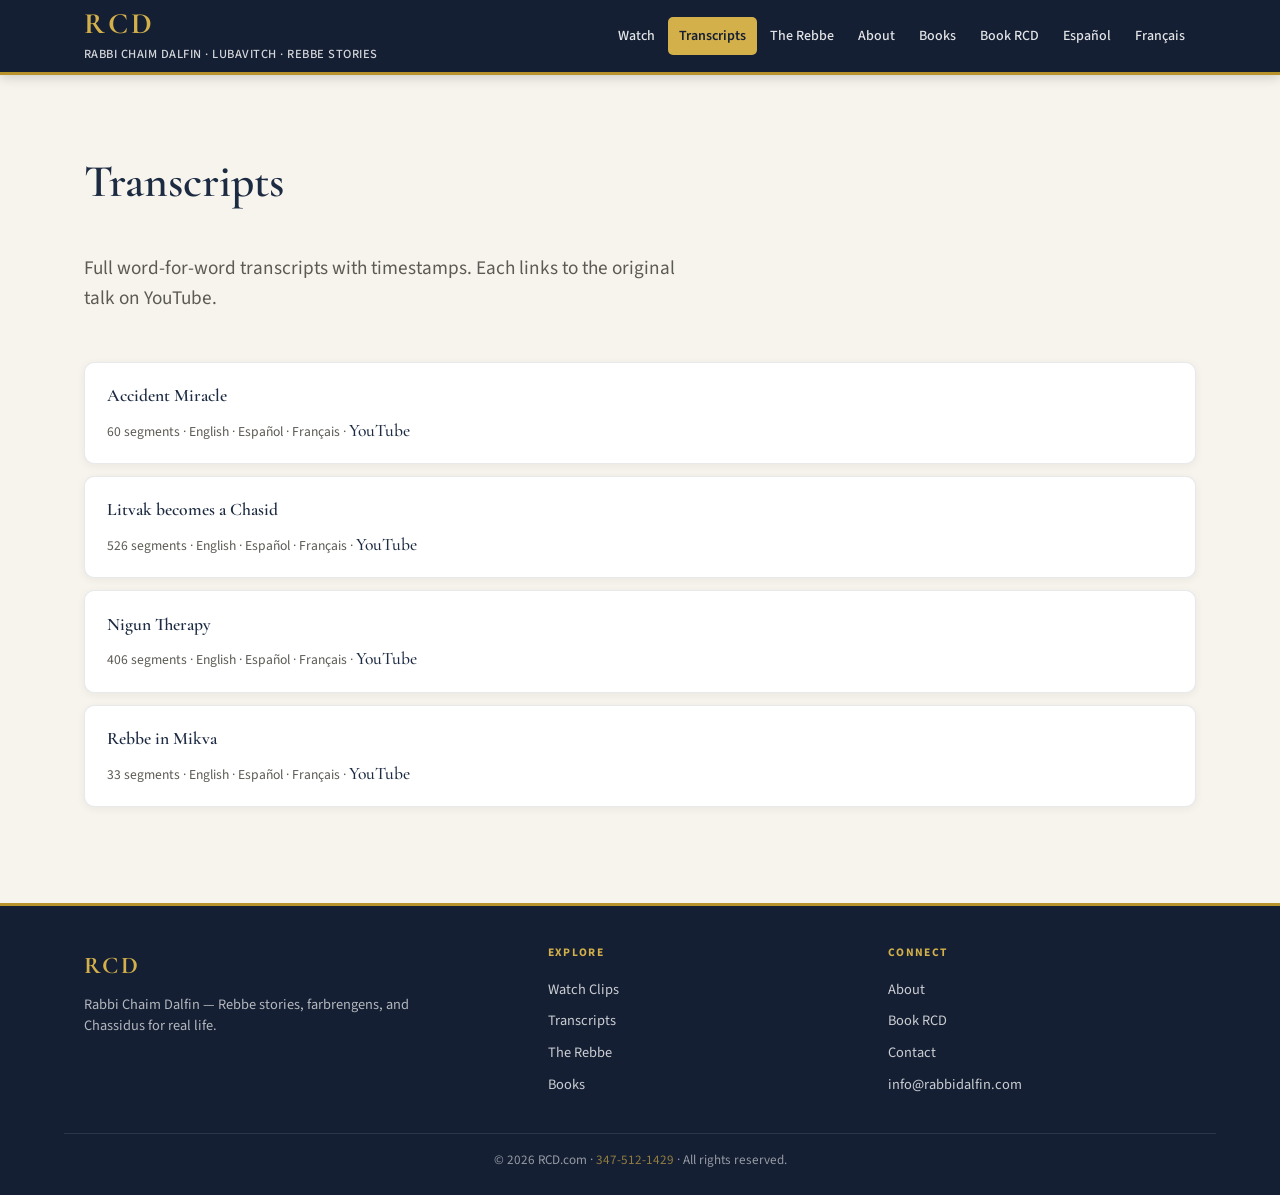
<file: transcripts.html>
<!DOCTYPE html>
<html lang="en">
<head>
  <meta charset="UTF-8">
  <meta name="viewport" content="width=device-width, initial-scale=1">
  <title>RCD | Transcripts — Rabbi Chaim Dalfin</title>
  <meta name="description" content="Full word-for-word transcripts of Rabbi Chaim Dalfin talks with timestamps.">
  <link rel="preconnect" href="https://fonts.googleapis.com">
  <link rel="preconnect" href="https://fonts.gstatic.com" crossorigin>
  <link rel="stylesheet" href="/styles.css">
</head>
<body data-page="transcripts">
  <header class="site-header">
    <div class="wrap header-inner">
      <div class="header-brand">
        <a class="logo" href="/">RCD</a>
      <p class="tagline">Rabbi Chaim Dalfin · Lubavitch · Rebbe Stories</p>
      </div>
      <button class="nav-toggle" type="button" aria-label="Toggle navigation" aria-expanded="false">
        <span></span><span></span><span></span>
      </button>
      <nav class="site-nav">
        <a href="/watch.html">Watch</a>
        <a href="/transcripts.html">Transcripts</a>
        <a href="/rebbe.html">The Rebbe</a>
        <a href="/about.html">About</a>
        <a href="/books.html">Books</a>
        <a href="/book.html">Book RCD</a>
        <a href="/es.html">Español</a>
        <a href="/fr.html">Français</a>
      </nav>
    </div>
  </header>
  <main class="wrap">
    <section class="hero">
      <h1>Transcripts</h1>
      <p class="lead">Full word-for-word transcripts with timestamps. Each links to the original talk on YouTube.</p>
    </section>
    <section data-transcript-list></section>
  </main>
  <footer class="site-footer">
    <div class="wrap footer-grid">
      <div class="footer-brand">
        <span class="logo-footer">RCD</span>
        <p>Rabbi Chaim Dalfin — Rebbe stories, farbrengens, and Chassidus for real life.</p>
      </div>
      <div class="footer-col">
        <h4>Explore</h4>
        <a href="/watch.html">Watch Clips</a>
        <a href="/transcripts.html">Transcripts</a>
        <a href="/rebbe.html">The Rebbe</a>
        <a href="/books.html">Books</a>
      </div>
      <div class="footer-col">
        <h4>Connect</h4>
        <a href="/about.html">About</a>
        <a href="/book.html">Book RCD</a>
        <a href="/contact.html">Contact</a>
        <a href="mailto:info@rabbidalfin.com">info@rabbidalfin.com</a>
      </div>
    </div>
    <div class="footer-bottom wrap">
      <p>© 2026 RCD.com · <a href="tel:+13475121429">347-512-1429</a> · All rights reserved.</p>
    </div>
  </footer>
  <script src="/app.js"></script>
</body>
</html>
</file>
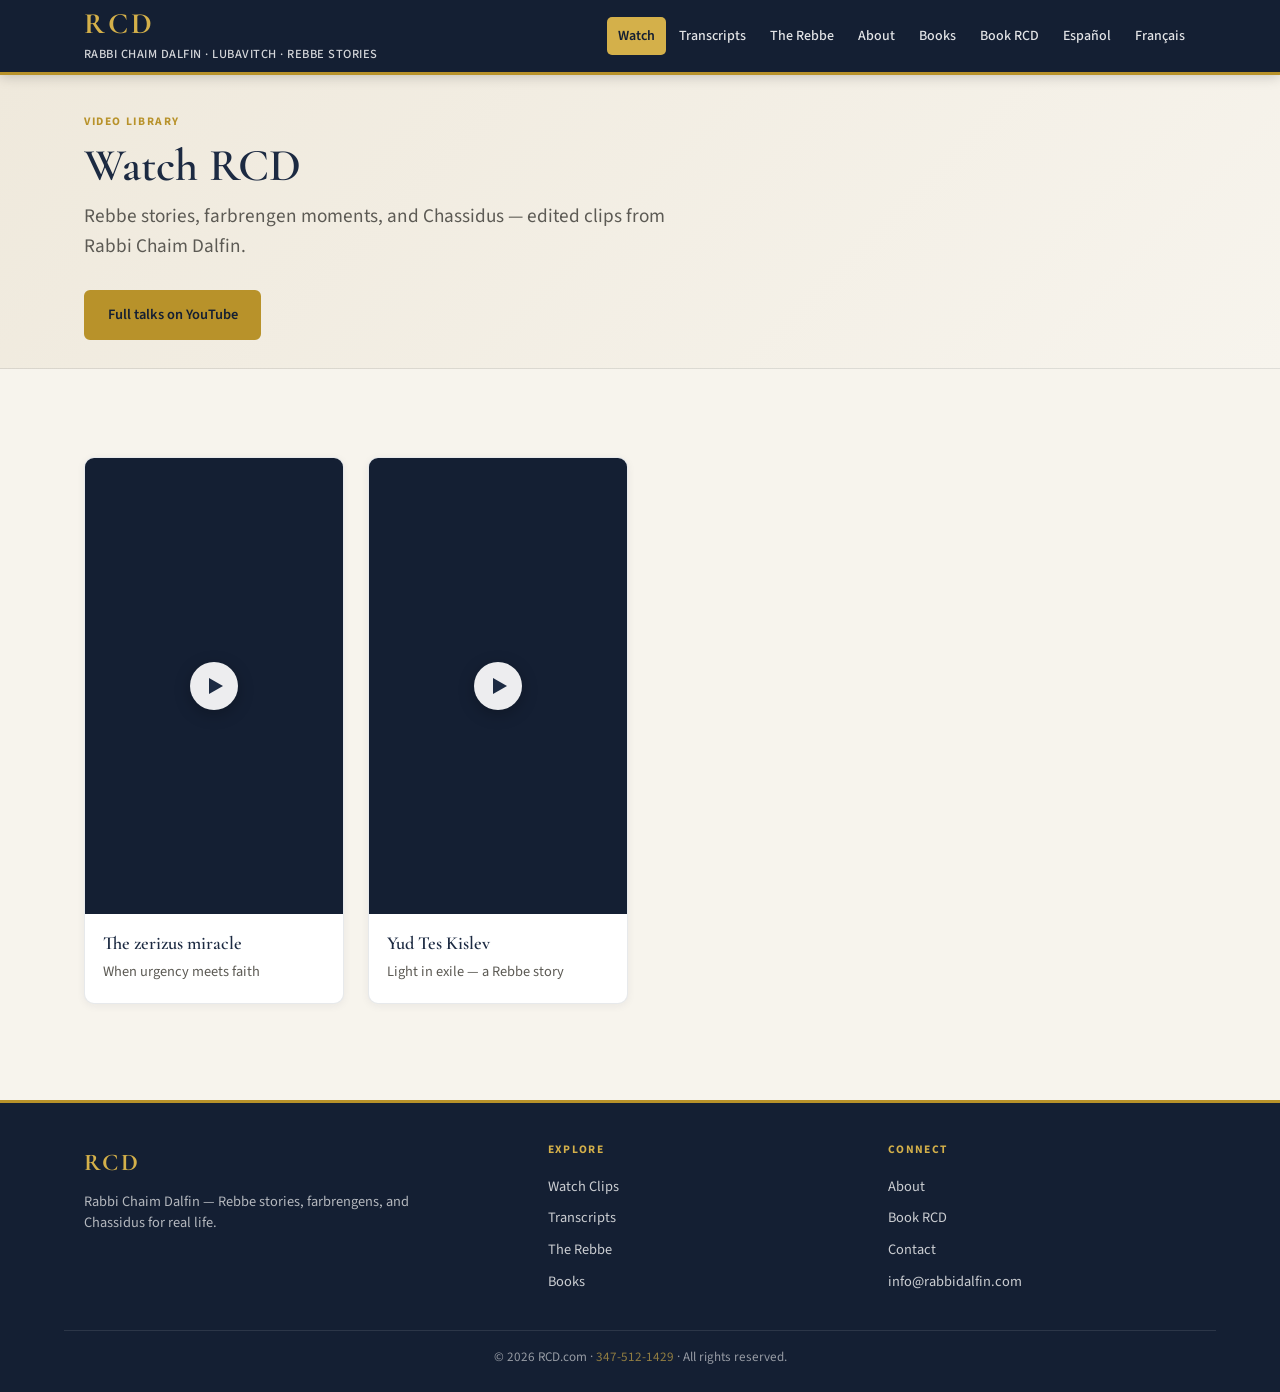
<file: watch.html>
<!DOCTYPE html>
<html lang="en">
<head>
  <meta charset="UTF-8">
  <meta name="viewport" content="width=device-width, initial-scale=1">
  <title>RCD | Watch — Rabbi Chaim Dalfin Clips</title>
  <meta name="description" content="Watch Rebbe stories and farbrengen clips by Rabbi Chaim Dalfin.">
  <link rel="preconnect" href="https://fonts.googleapis.com">
  <link rel="preconnect" href="https://fonts.gstatic.com" crossorigin>
  <link rel="stylesheet" href="/styles.css">
</head>
<body data-page="watch">
  <header class="site-header">
    <div class="wrap header-inner">
      <div class="header-brand">
        <a class="logo" href="/">RCD</a>
        <p class="tagline">Rabbi Chaim Dalfin · Lubavitch · Rebbe Stories</p>
      </div>
      <button class="nav-toggle" type="button" aria-label="Toggle navigation" aria-expanded="false">
        <span></span><span></span><span></span>
      </button>
      <nav class="site-nav">
        <a href="/watch.html">Watch</a>
        <a href="/transcripts.html">Transcripts</a>
        <a href="/rebbe.html">The Rebbe</a>
        <a href="/about.html">About</a>
        <a href="/books.html">Books</a>
        <a href="/book.html">Book RCD</a>
        <a href="/es.html">Español</a>
        <a href="/fr.html">Français</a>
      </nav>
    </div>
  </header>
  <div class="page-banner">
    <div class="wrap">
      <span class="section-label">Video Library</span>
      <h1>Watch RCD</h1>
      <p class="lead">Rebbe stories, farbrengen moments, and Chassidus — edited clips from Rabbi Chaim Dalfin.</p>
      <div class="cta-row">
        <a class="btn primary" href="https://www.youtube.com/@RabbiDalfin" target="_blank" rel="noopener">Full talks on YouTube</a>
      </div>
    </div>
  </div>
  <main class="wrap">
    <section>
      <div class="clip-grid" data-clip-grid></div>
    </section>
  </main>
  <footer class="site-footer">
    <div class="wrap footer-grid">
      <div class="footer-brand">
        <span class="logo-footer">RCD</span>
        <p>Rabbi Chaim Dalfin — Rebbe stories, farbrengens, and Chassidus for real life.</p>
      </div>
      <div class="footer-col">
        <h4>Explore</h4>
        <a href="/watch.html">Watch Clips</a>
        <a href="/transcripts.html">Transcripts</a>
        <a href="/rebbe.html">The Rebbe</a>
        <a href="/books.html">Books</a>
      </div>
      <div class="footer-col">
        <h4>Connect</h4>
        <a href="/about.html">About</a>
        <a href="/book.html">Book RCD</a>
        <a href="/contact.html">Contact</a>
        <a href="mailto:info@rabbidalfin.com">info@rabbidalfin.com</a>
      </div>
    </div>
    <div class="footer-bottom wrap">
      <p>© 2026 RCD.com · <a href="tel:+13475121429">347-512-1429</a> · All rights reserved.</p>
    </div>
  </footer>
  <script src="/app.js"></script>
</body>
</html>
</file>
<file: styles.css>
@import url('https://fonts.googleapis.com/css2?family=Cormorant+Garamond:ital,wght@0,500;0,600;0,700;1,500&family=Source+Sans+3:ital,wght@0,400;0,500;0,600;0,700;1,400&display=swap');

:root {
  --navy: #1c2a42;
  --navy-deep: #141f33;
  --gold: #b8922a;
  --gold-light: #d4b04a;
  --bg: #f7f4ed;
  --bg-warm: #efe9dc;
  --text: #1e1e1e;
  --muted: #5c5a54;
  --card: #fff;
  --border: rgba(28, 42, 66, 0.1);
  --shadow-sm: 0 2px 8px rgba(28, 42, 66, 0.06);
  --shadow-md: 0 8px 28px rgba(28, 42, 66, 0.1);
  --shadow-lg: 0 16px 48px rgba(28, 42, 66, 0.14);
  --radius: 10px;
  --radius-lg: 14px;
  --font-serif: 'Cormorant Garamond', Georgia, 'Times New Roman', serif;
  --font-sans: 'Source Sans 3', system-ui, -apple-system, 'Segoe UI', sans-serif;
  --header-h: 4.5rem;
  --wrap: 72rem;
}

*, *::before, *::after { box-sizing: border-box; }

html { scroll-behavior: smooth; }

body {
  margin: 0;
  font-family: var(--font-sans);
  background: var(--bg);
  color: var(--text);
  line-height: 1.65;
  font-size: 1rem;
  -webkit-font-smoothing: antialiased;
}

img { max-width: 100%; height: auto; display: block; }

.wrap {
  max-width: var(--wrap);
  margin: 0 auto;
  padding: 0 1.25rem;
}

/* Header */
.site-header {
  position: sticky;
  top: 0;
  z-index: 100;
  background: var(--navy-deep);
  color: #fff;
  border-bottom: 3px solid var(--gold);
  box-shadow: 0 2px 12px rgba(0, 0, 0, 0.18);
}

.header-inner {
  display: flex;
  align-items: center;
  justify-content: space-between;
  gap: 1rem;
  min-height: var(--header-h);
  padding-top: 0.5rem;
  padding-bottom: 0.5rem;
}

.header-brand { flex: 1; min-width: 0; }

.logo {
  display: inline-block;
  font-family: var(--font-serif);
  font-size: 1.85rem;
  font-weight: 700;
  color: var(--gold-light);
  text-decoration: none;
  letter-spacing: 0.12em;
  line-height: 1.1;
}

.logo:hover { color: #fff; }

.tagline {
  margin: 0.15rem 0 0;
  opacity: 0.82;
  font-size: 0.78rem;
  font-weight: 500;
  letter-spacing: 0.04em;
  text-transform: uppercase;
  white-space: nowrap;
  overflow: hidden;
  text-overflow: ellipsis;
}

.nav-toggle {
  display: none;
  flex-direction: column;
  justify-content: center;
  gap: 5px;
  width: 2.5rem;
  height: 2.5rem;
  padding: 0.4rem;
  border: 1px solid rgba(255, 255, 255, 0.25);
  border-radius: 6px;
  background: transparent;
  cursor: pointer;
  flex-shrink: 0;
}

.nav-toggle span {
  display: block;
  height: 2px;
  background: #fff;
  border-radius: 1px;
  transition: transform 0.2s, opacity 0.2s;
}

.nav-toggle[aria-expanded="true"] span:nth-child(1) {
  transform: translateY(7px) rotate(45deg);
}
.nav-toggle[aria-expanded="true"] span:nth-child(2) { opacity: 0; }
.nav-toggle[aria-expanded="true"] span:nth-child(3) {
  transform: translateY(-7px) rotate(-45deg);
}

.site-nav {
  display: flex;
  flex-wrap: wrap;
  align-items: center;
  gap: 0.15rem 0.1rem;
}

.site-nav a,
nav a {
  color: rgba(255, 255, 255, 0.88);
  padding: 0.45rem 0.7rem;
  text-decoration: none;
  font-size: 0.875rem;
  font-weight: 500;
  border-radius: 5px;
  transition: color 0.15s, background 0.15s;
  white-space: nowrap;
}

.site-nav a:hover,
nav a:hover {
  color: var(--gold-light);
  background: rgba(255, 255, 255, 0.06);
}

.site-nav a.active,
nav a.active {
  color: var(--navy-deep);
  background: var(--gold-light);
  font-weight: 600;
}

main.wrap { padding-top: 2rem; padding-bottom: 3rem; }

h1, h2, h3, h4 {
  font-family: var(--font-serif);
  font-weight: 600;
  line-height: 1.2;
  color: var(--navy);
}

h1 { font-size: clamp(2rem, 5vw, 2.85rem); margin: 0 0 0.75rem; }
h2 { font-size: clamp(1.5rem, 3.5vw, 2rem); margin: 0 0 1rem; }
h3 { font-size: 1.2rem; margin: 0 0 0.35rem; }

.lead {
  font-size: clamp(1.05rem, 2.5vw, 1.2rem);
  color: var(--muted);
  margin: 0;
  line-height: 1.55;
  max-width: 38rem;
}

.section-label {
  display: inline-block;
  font-family: var(--font-sans);
  font-size: 0.72rem;
  font-weight: 700;
  letter-spacing: 0.14em;
  text-transform: uppercase;
  color: var(--gold);
  margin-bottom: 0.5rem;
}

section { margin: 3rem 0; }

section > h2 {
  position: relative;
  padding-bottom: 0.65rem;
}

section > h2::after {
  content: '';
  position: absolute;
  left: 0;
  bottom: 0;
  width: 3rem;
  height: 3px;
  background: linear-gradient(90deg, var(--gold), transparent);
  border-radius: 2px;
}

.page-hero,
.hero { display: grid; gap: 2rem; align-items: center; }

.page-hero {
  background: linear-gradient(135deg, var(--navy-deep) 0%, var(--navy) 55%, #2a3f5f 100%);
  color: #fff;
  border-radius: var(--radius-lg);
  padding: clamp(2rem, 5vw, 3.5rem);
  margin-bottom: 1rem;
  box-shadow: var(--shadow-lg);
  position: relative;
  overflow: hidden;
}

.page-hero::before {
  content: '';
  position: absolute;
  inset: 0;
  background: radial-gradient(ellipse at 80% 20%, rgba(184, 146, 42, 0.15) 0%, transparent 60%);
  pointer-events: none;
}

.page-hero > * { position: relative; z-index: 1; }
.page-hero h1, .page-hero .lead { color: #fff; }
.page-hero .lead { opacity: 0.9; max-width: 36rem; }
.home-hero { margin-top: 0.5rem; }

@media (min-width: 768px) {
  .hero.has-portrait,
  .page-hero.has-portrait { grid-template-columns: 1fr 1fr; }
}

.hero h1 { color: var(--navy); }
.hero p.lead { color: var(--muted); }

.hero-portrait {
  width: 100%;
  max-height: 440px;
  object-fit: cover;
  object-position: center top;
  border-radius: var(--radius);
  box-shadow: var(--shadow-lg);
  border: 3px solid rgba(255, 255, 255, 0.12);
}

.page-hero .hero-portrait { border-color: rgba(184, 146, 42, 0.35); }

.hero-eyebrow {
  font-size: 0.75rem;
  font-weight: 700;
  letter-spacing: 0.16em;
  text-transform: uppercase;
  color: var(--gold-light);
  margin: 0 0 0.75rem;
}

.cta-row {
  display: flex;
  flex-wrap: wrap;
  gap: 0.75rem;
  margin: 1.75rem 0 0;
}

.btn {
  display: inline-flex;
  align-items: center;
  justify-content: center;
  padding: 0.7rem 1.35rem;
  border: 2px solid var(--navy);
  color: var(--navy);
  text-decoration: none;
  font-family: var(--font-sans);
  font-size: 0.9rem;
  font-weight: 600;
  border-radius: 6px;
  background: transparent;
  cursor: pointer;
  transition: background 0.15s, color 0.15s, border-color 0.15s, transform 0.1s;
}

.btn:hover {
  background: var(--navy);
  color: #fff;
  transform: translateY(-1px);
}

.btn.primary {
  background: var(--gold);
  border-color: var(--gold);
  color: var(--navy-deep);
}

.btn.primary:hover {
  background: var(--gold-light);
  border-color: var(--gold-light);
  color: var(--navy-deep);
}

.page-hero .btn { border-color: rgba(255, 255, 255, 0.5); color: #fff; }
.page-hero .btn:hover { background: rgba(255, 255, 255, 0.12); border-color: #fff; color: #fff; }
.page-hero .btn.primary { background: var(--gold); border-color: var(--gold); color: var(--navy-deep); }
.page-hero .btn.primary:hover { background: var(--gold-light); border-color: var(--gold-light); }

.featured-section {
  background: var(--card);
  border-radius: var(--radius-lg);
  padding: clamp(1.25rem, 3vw, 2rem);
  box-shadow: var(--shadow-md);
  border: 1px solid var(--border);
}

.featured-section h2 { margin-top: 0; }

.clip-grid {
  display: grid;
  grid-template-columns: repeat(auto-fill, minmax(240px, 1fr));
  gap: 1.5rem;
}

.clip-card {
  background: var(--card);
  border-radius: var(--radius);
  overflow: hidden;
  box-shadow: var(--shadow-sm);
  border: 1px solid var(--border);
  text-decoration: none;
  color: inherit;
  transition: transform 0.2s, box-shadow 0.2s;
  display: flex;
  flex-direction: column;
}

.clip-card:hover {
  transform: translateY(-4px);
  box-shadow: var(--shadow-md);
}

.clip-thumb {
  position: relative;
  padding-bottom: 177%;
  background: var(--navy-deep);
  overflow: hidden;
}

.clip-thumb video,
.clip-thumb iframe,
.clip-thumb img,
.clip-thumb-poster {
  position: absolute;
  inset: 0;
  width: 100%;
  height: 100%;
  object-fit: cover;
  border: 0;
}

.clip-thumb-poster {
  background-size: cover;
  background-position: center top;
}

.clip-thumb::after {
  content: '';
  position: absolute;
  inset: 0;
  background: linear-gradient(to top, rgba(20, 31, 51, 0.55) 0%, transparent 50%);
  pointer-events: none;
}

.clip-card:hover .clip-thumb::after {
  background: linear-gradient(to top, rgba(20, 31, 51, 0.7) 0%, rgba(20, 31, 51, 0.1) 100%);
}

.clip-play {
  position: absolute;
  top: 50%;
  left: 50%;
  transform: translate(-50%, -50%);
  width: 3rem;
  height: 3rem;
  background: rgba(255, 255, 255, 0.92);
  border-radius: 50%;
  display: flex;
  align-items: center;
  justify-content: center;
  box-shadow: 0 4px 16px rgba(0, 0, 0, 0.25);
  pointer-events: none;
  transition: transform 0.2s, background 0.2s;
  z-index: 2;
}

.clip-play::before {
  content: '';
  display: block;
  width: 0;
  height: 0;
  margin-left: 4px;
  border-style: solid;
  border-width: 8px 0 8px 14px;
  border-color: transparent transparent transparent var(--navy);
}

.clip-card:hover .clip-play {
  transform: translate(-50%, -50%) scale(1.08);
  background: var(--gold-light);
}

.clip-body {
  padding: 1.1rem 1.15rem 1.25rem;
  flex: 1;
  display: flex;
  flex-direction: column;
}

.clip-body h3 {
  margin: 0 0 0.4rem;
  font-size: 1.15rem;
  color: var(--navy);
  line-height: 1.3;
}

.clip-body p {
  margin: 0;
  font-size: 0.9rem;
  color: var(--muted);
  line-height: 1.45;
  flex: 1;
}

.video-wrap {
  position: relative;
  width: 100%;
  aspect-ratio: 16 / 9;
  overflow: hidden;
  border-radius: var(--radius);
  box-shadow: var(--shadow-md);
  background: #000;
}

.video-wrap iframe,
.video-wrap video {
  position: absolute;
  inset: 0;
  width: 100%;
  height: 100%;
  object-fit: cover;
  object-position: center;
  border: 0;
}

.video-wrap video::cue {
  background: rgba(28, 42, 66, 0.88);
  color: #fff;
  font-family: var(--font-sans);
  font-size: clamp(0.85rem, 3.2vw, 1.05rem);
  line-height: 1.35;
  padding: 0.15em 0.4em;
}

.video-wrap video::-webkit-media-text-track-display {
  transform: translateY(-0.5em);
}

.clip-page-header {
  text-align: center;
  max-width: 40rem;
  margin: 0 auto 1.5rem;
}

.clip-page-header h1 { margin-bottom: 0.5rem; }

.prose { max-width: 42rem; }
.prose p { margin: 0 0 1rem; }
.prose a { color: var(--navy); font-weight: 600; }
.prose a:hover { color: var(--gold); }

.link-list { list-style: none; padding: 0; margin: 0; }
.link-list li { margin: 0.75rem 0; }
.link-list a {
  color: var(--navy);
  font-weight: 600;
  text-decoration: none;
  font-family: var(--font-serif);
  font-size: 1.15rem;
}
.link-list a:hover { color: var(--gold); }

.book-grid {
  display: grid;
  grid-template-columns: repeat(auto-fill, minmax(220px, 1fr));
  gap: 1.25rem;
}

.book-card {
  background: var(--card);
  padding: 1.5rem;
  border-radius: var(--radius);
  box-shadow: var(--shadow-sm);
  border: 1px solid var(--border);
  border-top: 3px solid var(--gold);
  transition: box-shadow 0.2s;
}

.book-card:hover { box-shadow: var(--shadow-md); }
.book-card h3 { margin-top: 0; color: var(--navy); }
.book-card p { margin: 0; font-size: 0.92rem; color: var(--muted); }

/* ── Books shop ── */
.books-layout {
  display: grid;
  gap: 2rem;
  max-width: var(--wrap);
}

@media (min-width: 900px) {
  .books-layout {
    grid-template-columns: 15rem 1fr;
    align-items: start;
  }
}

.books-sidebar {
  background: var(--card);
  border: 1px solid var(--border);
  border-radius: var(--radius-lg);
  padding: 1.25rem;
  box-shadow: var(--shadow-sm);
}

@media (min-width: 900px) {
  .books-sidebar { position: sticky; top: 1rem; }
}

.books-filter-title {
  font-family: var(--font-sans);
  font-size: 0.72rem;
  font-weight: 700;
  letter-spacing: 0.12em;
  text-transform: uppercase;
  color: var(--gold);
  margin: 0 0 0.85rem;
}

.books-chips {
  display: flex;
  flex-wrap: wrap;
  gap: 0.45rem;
  margin-bottom: 1.25rem;
}

.books-chip {
  font-family: var(--font-sans);
  font-size: 0.78rem;
  padding: 0.35rem 0.7rem;
  border-radius: 999px;
  border: 1px solid var(--border);
  background: var(--bg);
  color: var(--navy);
  cursor: pointer;
  transition: background 0.15s, border-color 0.15s, color 0.15s;
}

.books-chip:hover,
.books-chip.is-active {
  background: var(--navy);
  border-color: var(--navy);
  color: #fff;
}

.books-toolbar-side { margin-bottom: 0.75rem; }

.books-sort-label {
  display: block;
  font-family: var(--font-sans);
  font-size: 0.72rem;
  font-weight: 700;
  letter-spacing: 0.1em;
  text-transform: uppercase;
  color: var(--muted);
  margin-bottom: 0.35rem;
}

.books-sort,
.books-search {
  width: 100%;
  font-family: var(--font-sans);
  font-size: 0.9rem;
  padding: 0.55rem 0.75rem;
  border: 1px solid var(--border);
  border-radius: 6px;
  background: #fff;
  color: var(--text);
}

.books-count {
  margin: 0;
  font-family: var(--font-sans);
  font-size: 0.82rem;
  color: var(--muted);
}

.books-toolbar-top { margin-bottom: 1.25rem; }

.books-grid {
  display: grid;
  grid-template-columns: repeat(auto-fill, minmax(170px, 1fr));
  gap: 1.35rem;
}

.book-shop-card {
  display: flex;
  flex-direction: column;
  background: var(--card);
  border-radius: var(--radius);
  overflow: hidden;
  border: 1px solid var(--border);
  box-shadow: var(--shadow-sm);
  text-decoration: none;
  color: inherit;
  transition: transform 0.2s, box-shadow 0.2s;
}

.book-shop-card:hover {
  transform: translateY(-3px);
  box-shadow: var(--shadow-md);
}

.book-cover {
  position: relative;
  aspect-ratio: 2 / 3;
  background: var(--bg-warm);
  overflow: hidden;
}

.book-cover img {
  width: 100%;
  height: 100%;
  object-fit: cover;
}

.book-cover-placeholder {
  width: 100%;
  height: 100%;
  background: linear-gradient(145deg, var(--navy-deep), var(--navy));
}

.book-badge {
  position: absolute;
  top: 0.5rem;
  left: 0.5rem;
  font-family: var(--font-sans);
  font-size: 0.62rem;
  font-weight: 700;
  letter-spacing: 0.04em;
  text-transform: uppercase;
  padding: 0.25rem 0.45rem;
  border-radius: 4px;
  color: #fff;
  line-height: 1.2;
  max-width: calc(100% - 1rem);
}

.badge-new { background: #2d6a4f; }
.badge-limited { background: #9a3412; }
.badge-default { background: var(--navy); }

.book-shop-body { padding: 0.85rem 0.9rem 1rem; flex: 1; }

.book-shop-category {
  margin: 0 0 0.25rem;
  font-family: var(--font-sans);
  font-size: 0.68rem;
  font-weight: 600;
  letter-spacing: 0.06em;
  text-transform: uppercase;
  color: var(--gold);
}

.book-shop-body h3 {
  margin: 0 0 0.45rem;
  font-size: 1rem;
  line-height: 1.25;
  color: var(--navy);
}

.book-shop-price {
  margin: 0;
  font-family: var(--font-sans);
  font-size: 0.95rem;
  font-weight: 700;
  color: var(--navy-deep);
}

.books-empty {
  text-align: center;
  color: var(--muted);
  padding: 2rem;
}

.product-breadcrumb {
  font-family: var(--font-sans);
  font-size: 0.85rem;
  margin-bottom: 1.5rem;
  color: var(--muted);
}

.product-breadcrumb a {
  color: var(--navy);
  font-weight: 600;
  text-decoration: none;
}

.product-breadcrumb a:hover { color: var(--gold); }

.product-detail {
  display: grid;
  gap: 2rem;
  align-items: start;
}

@media (min-width: 768px) {
  .product-detail { grid-template-columns: minmax(220px, 320px) 1fr; }
}

.product-cover-wrap { position: relative; }

.product-cover {
  width: 100%;
  border-radius: var(--radius);
  box-shadow: var(--shadow-lg);
  border: 1px solid var(--border);
}

.product-badges {
  position: absolute;
  top: 0.75rem;
  left: 0.75rem;
  display: flex;
  flex-wrap: wrap;
  gap: 0.35rem;
}

.product-info h1 { margin: 0 0 0.5rem; }

.product-format {
  margin: 0 0 0.75rem;
  font-family: var(--font-sans);
  font-size: 0.75rem;
  font-weight: 700;
  letter-spacing: 0.12em;
  color: var(--muted);
}

.product-price {
  margin: 0 0 1.25rem;
  font-family: var(--font-sans);
  font-size: 1.35rem;
  font-weight: 700;
  color: var(--navy);
}

.product-desc-muted {
  color: var(--muted);
  margin: 0 0 1.25rem;
}

.contact-box {
  background: var(--card);
  padding: 1.75rem;
  border-radius: var(--radius);
  box-shadow: var(--shadow-sm);
  border: 1px solid var(--border);
  border-left: 4px solid var(--gold);
}

.contact-box p { margin: 0.5rem 0; }
.contact-box a { color: var(--navy); font-weight: 600; }

.portrait-strip {
  display: flex;
  gap: 0.85rem;
  overflow-x: auto;
  padding-bottom: 0.75rem;
  scroll-snap-type: x mandatory;
}

.portrait-strip img {
  height: 150px;
  width: auto;
  border-radius: var(--radius);
  flex: 0 0 auto;
  scroll-snap-align: start;
  box-shadow: var(--shadow-sm);
  border: 2px solid var(--border);
}

.transcript-list li {
  background: var(--card);
  padding: 1.15rem 1.35rem;
  border-radius: var(--radius);
  box-shadow: var(--shadow-sm);
  border: 1px solid var(--border);
  transition: box-shadow 0.15s;
}

.transcript-list li:hover { box-shadow: var(--shadow-md); }
.transcript-list a { font-size: 1.1rem; }

.transcript-meta {
  display: block;
  margin-top: 0.35rem;
  font-size: 0.85rem;
  color: var(--muted);
}

.transcript-meta a { color: var(--navy); font-weight: 500; }

.transcript-body {
  margin-top: 1.5rem;
  background: var(--card);
  border-radius: var(--radius-lg);
  padding: 1.25rem;
  box-shadow: var(--shadow-sm);
  border: 1px solid var(--border);
}

.transcript-line {
  display: grid;
  grid-template-columns: 4.5rem 1fr;
  gap: 0.75rem;
  padding: 0.7rem 0;
  border-bottom: 1px solid var(--border);
}

.transcript-line:last-child { border-bottom: 0; }

.transcript-time {
  font-family: ui-monospace, 'Cascadia Code', 'Segoe UI Mono', monospace;
  font-size: 0.75rem;
  color: #fff;
  background: var(--navy);
  padding: 0.25rem 0.4rem;
  border-radius: 4px;
  white-space: nowrap;
  align-self: start;
  line-height: 1.4;
}

.transcript-text {
  margin: 0;
  font-size: 0.95rem;
  word-break: break-word;
}

.transcript-loading { color: var(--muted); }

.transcript-lang-switch {
  display: flex;
  flex-wrap: wrap;
  gap: 0.5rem;
  margin-bottom: 1.25rem;
}

.transcript-lang-btn {
  display: inline-block;
  padding: 0.35rem 0.85rem;
  border: 1px solid var(--border);
  border-radius: 999px;
  font-size: 0.9rem;
  font-weight: 600;
  color: var(--navy);
  background: var(--card);
  text-decoration: none;
}

.transcript-lang-btn:hover {
  border-color: var(--gold);
  color: var(--gold);
}

.transcript-lang-btn.is-active {
  background: var(--navy);
  border-color: var(--navy);
  color: #fff;
}

.site-footer {
  background: var(--navy-deep);
  color: rgba(255, 255, 255, 0.85);
  margin-top: 0;
  border-top: 3px solid var(--gold);
}

.footer-grid {
  display: grid;
  grid-template-columns: 1fr;
  gap: 2rem;
  padding: 2.5rem 1.25rem 2rem;
}

@media (min-width: 640px) {
  .footer-grid { grid-template-columns: 1.4fr 1fr 1fr; }
}

.footer-brand .logo-footer {
  font-family: var(--font-serif);
  font-size: 1.5rem;
  font-weight: 700;
  color: var(--gold-light);
  letter-spacing: 0.1em;
}

.footer-brand p {
  margin: 0.5rem 0 0;
  font-size: 0.9rem;
  line-height: 1.5;
  opacity: 0.8;
  max-width: 22rem;
}

.footer-col h4 {
  font-family: var(--font-sans);
  font-size: 0.72rem;
  font-weight: 700;
  letter-spacing: 0.12em;
  text-transform: uppercase;
  color: var(--gold-light);
  margin: 0 0 0.85rem;
}

.footer-col a {
  display: block;
  color: rgba(255, 255, 255, 0.78);
  text-decoration: none;
  font-size: 0.9rem;
  padding: 0.25rem 0;
  transition: color 0.15s;
}

.footer-col a:hover { color: var(--gold-light); }

.footer-bottom {
  border-top: 1px solid rgba(255, 255, 255, 0.1);
  padding: 1rem 1.25rem 1.5rem;
  text-align: center;
}

.footer-bottom p {
  margin: 0;
  font-size: 0.82rem;
  opacity: 0.65;
}

.footer-bottom a { color: var(--gold-light); text-decoration: none; }
.footer-bottom a:hover { text-decoration: underline; }

.page-banner {
  background: linear-gradient(135deg, var(--bg-warm) 0%, var(--bg) 100%);
  border-bottom: 1px solid var(--border);
  padding: 2rem 0 1.75rem;
  margin-bottom: 0.5rem;
}

.page-banner .wrap { max-width: var(--wrap); }
.page-banner h1 { margin-bottom: 0.5rem; }

@media (max-width: 768px) {
  .nav-toggle { display: flex; }

  .site-nav {
    display: none;
    position: absolute;
    top: 100%;
    left: 0;
    right: 0;
    background: var(--navy-deep);
    flex-direction: column;
    align-items: stretch;
    padding: 0.75rem 1rem 1rem;
    border-top: 1px solid rgba(255, 255, 255, 0.1);
    box-shadow: 0 8px 24px rgba(0, 0, 0, 0.2);
  }

  .site-nav.is-open { display: flex; }

  .site-nav a { padding: 0.65rem 0.85rem; border-radius: 6px; }

  .site-header { position: relative; }
  .header-inner { position: relative; flex-wrap: wrap; }
  .tagline { font-size: 0.7rem; }
  .page-hero { padding: 1.75rem 1.25rem; }

  .clip-grid {
    grid-template-columns: repeat(auto-fill, minmax(160px, 1fr));
    gap: 1rem;
  }

  .transcript-line {
    grid-template-columns: 1fr;
    gap: 0.35rem;
  }

  .transcript-time { width: fit-content; }
}

@media (max-width: 480px) {
  .clip-grid { grid-template-columns: 1fr; }
  .cta-row .btn { width: 100%; text-align: center; }
}
</file>
